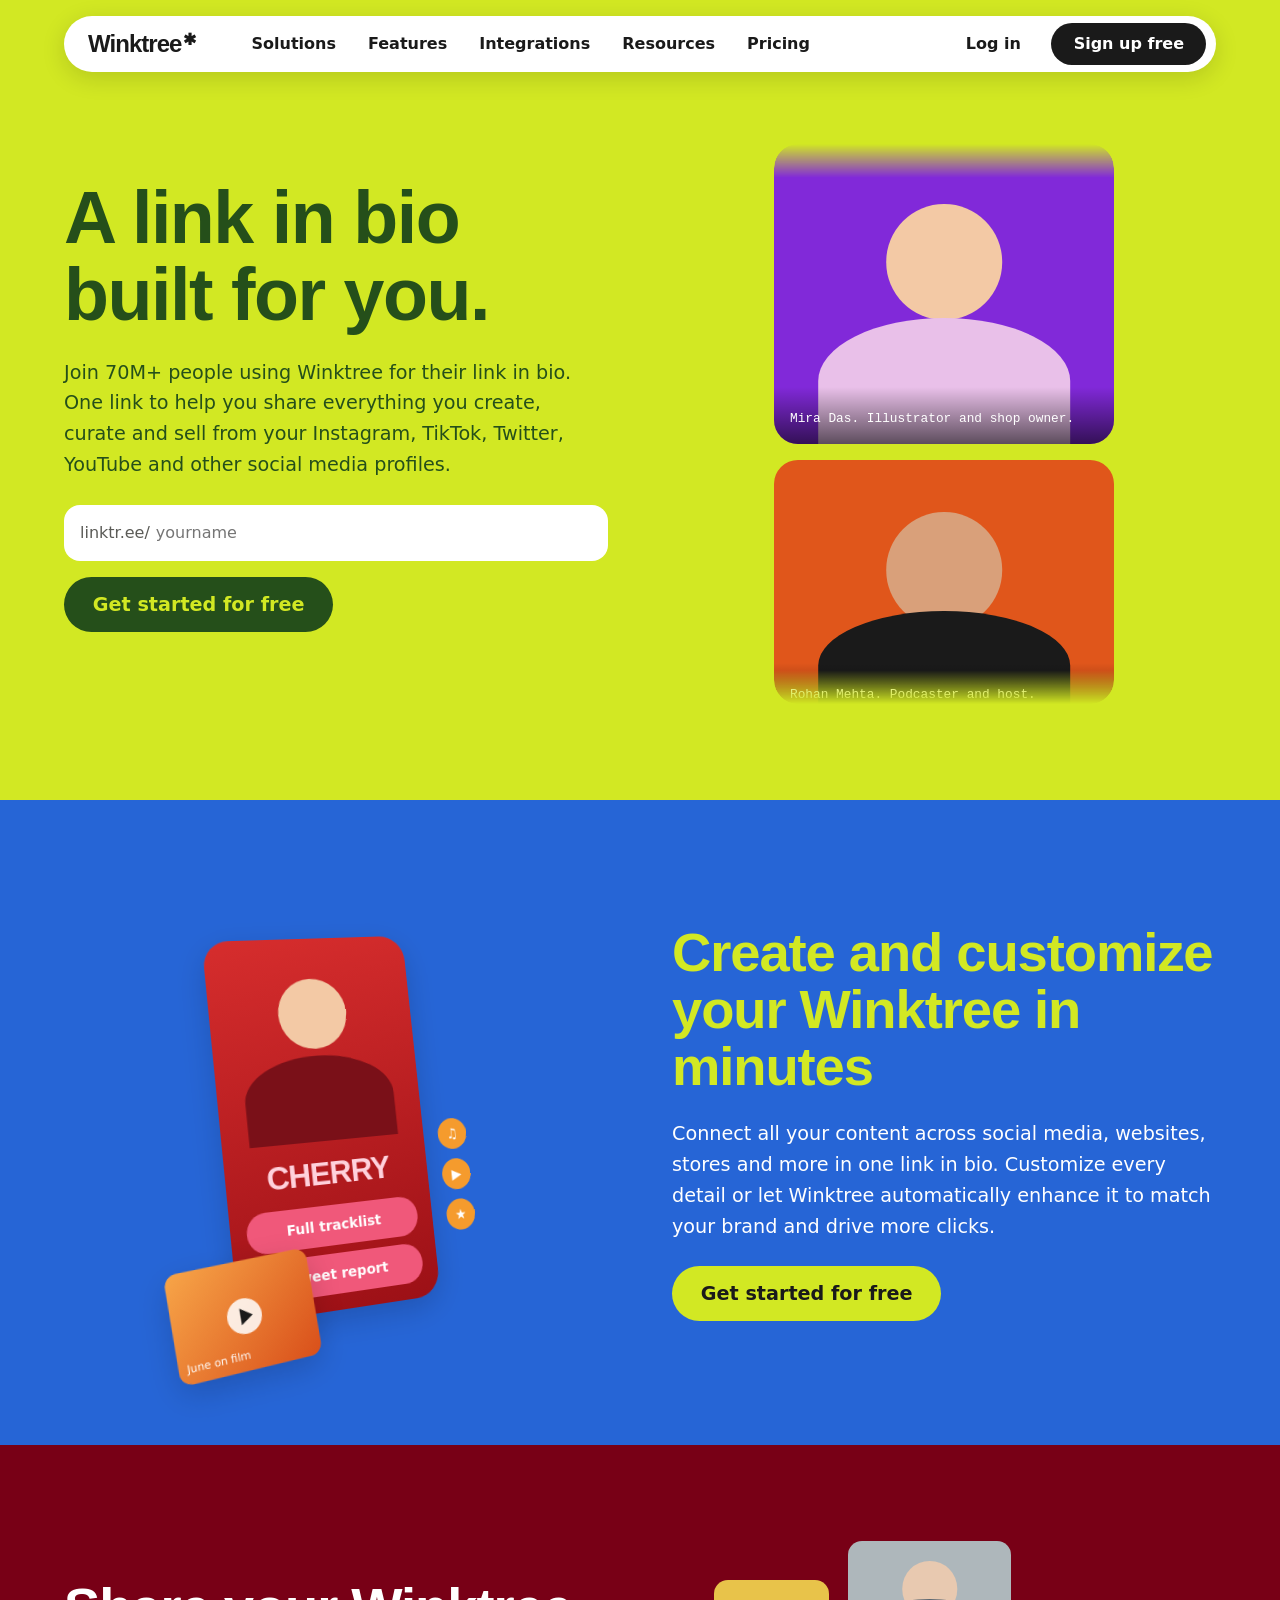
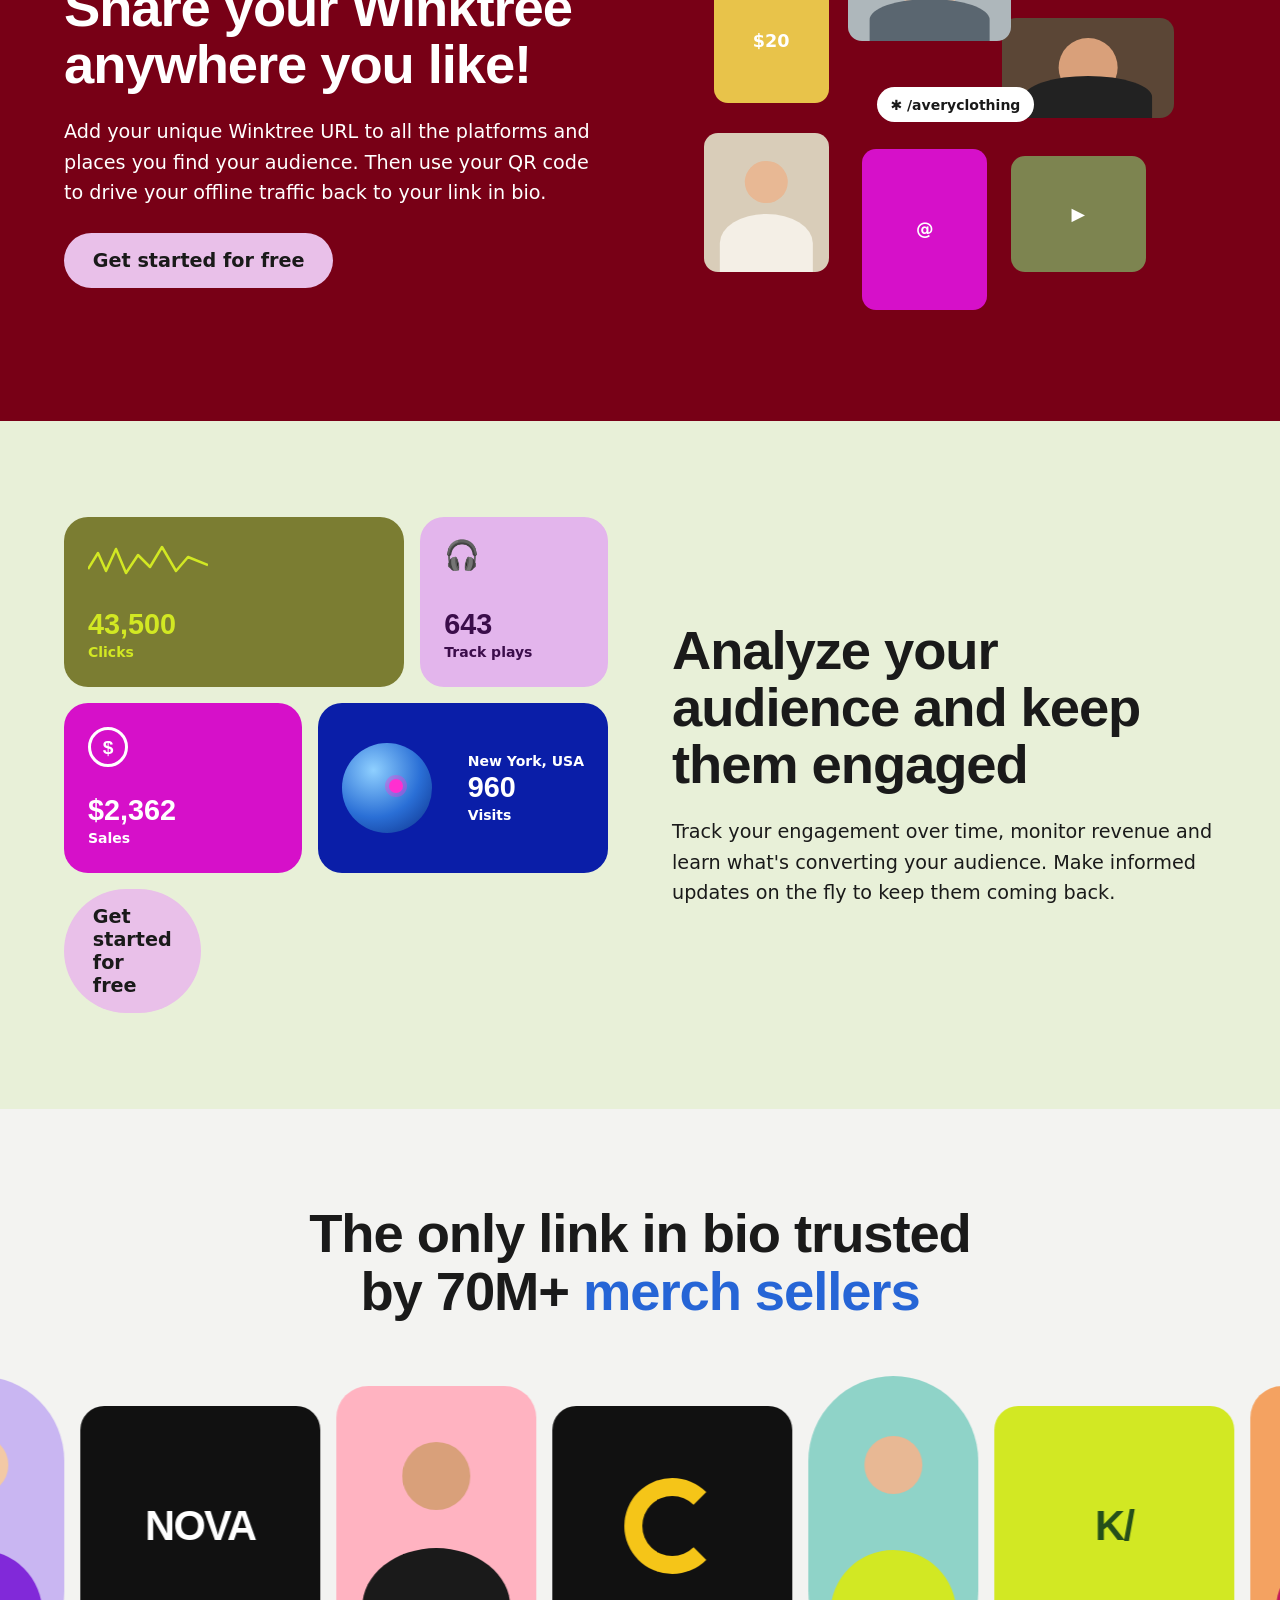
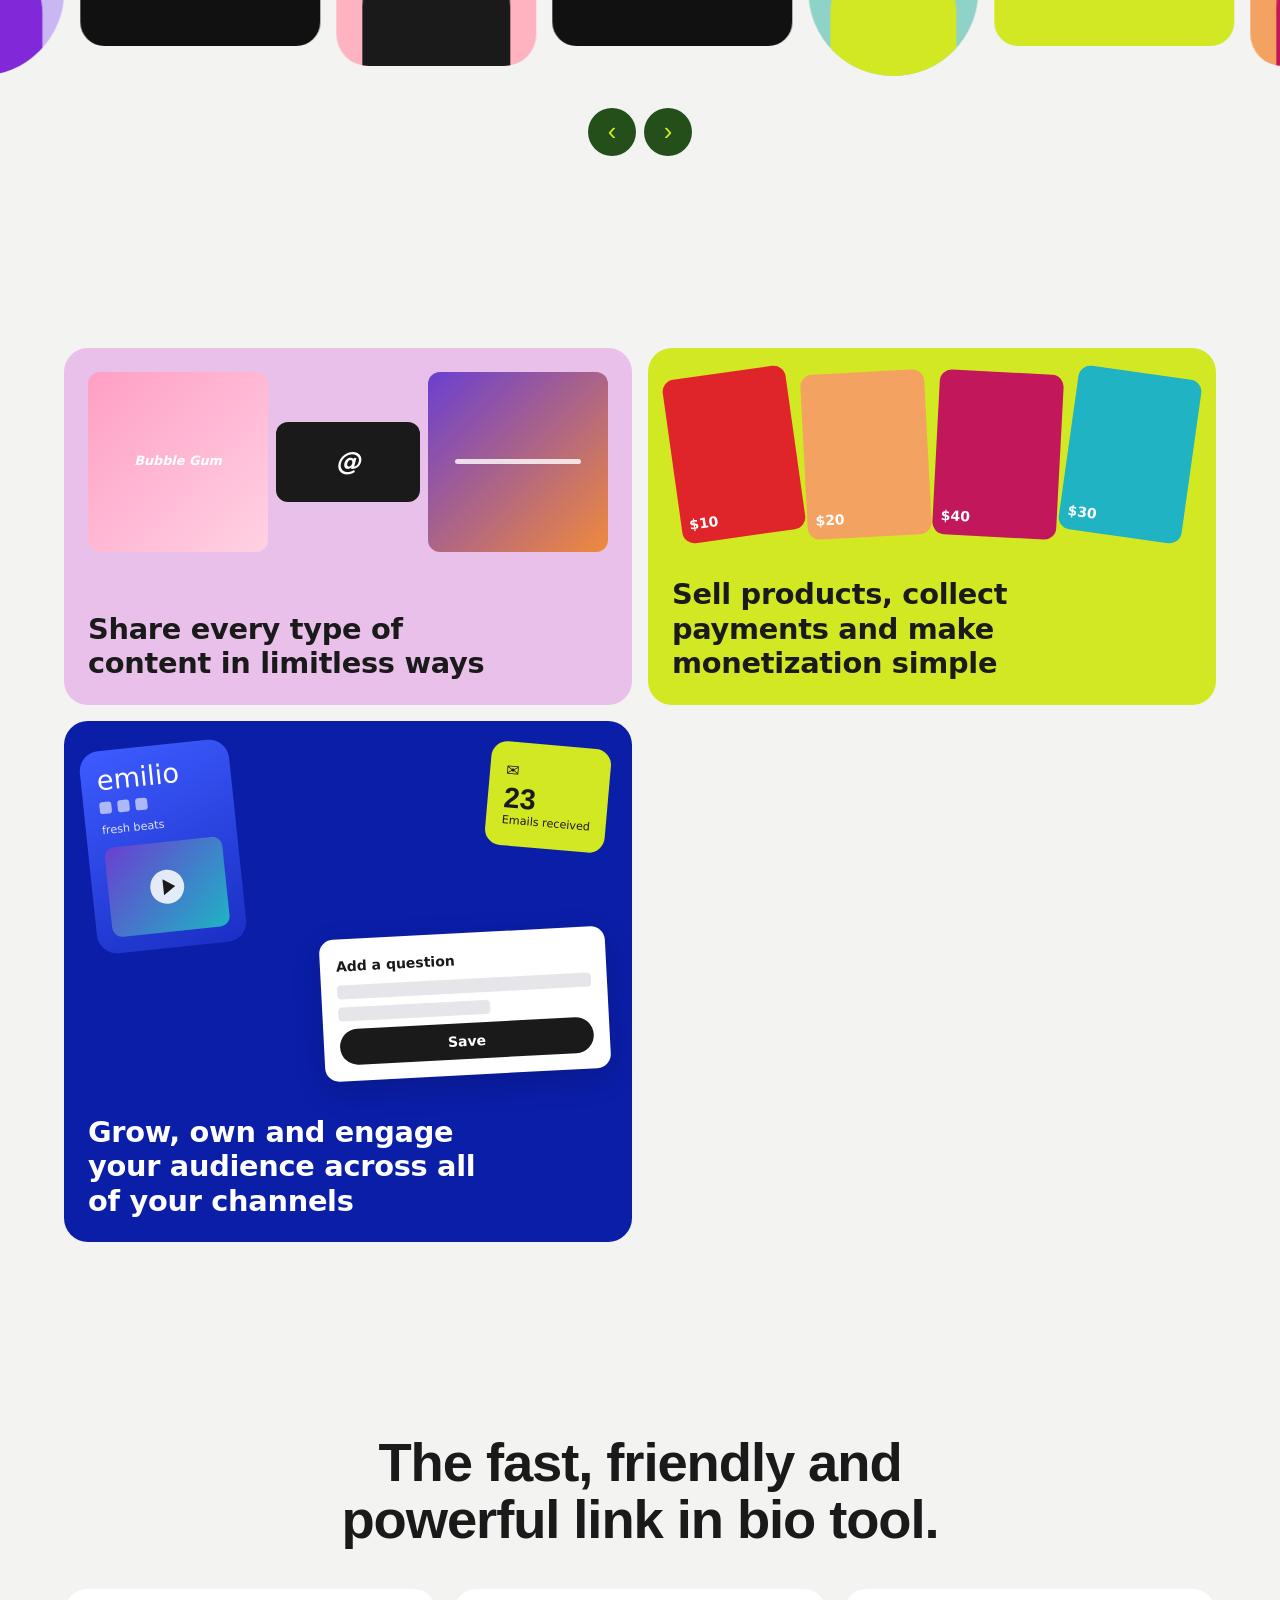
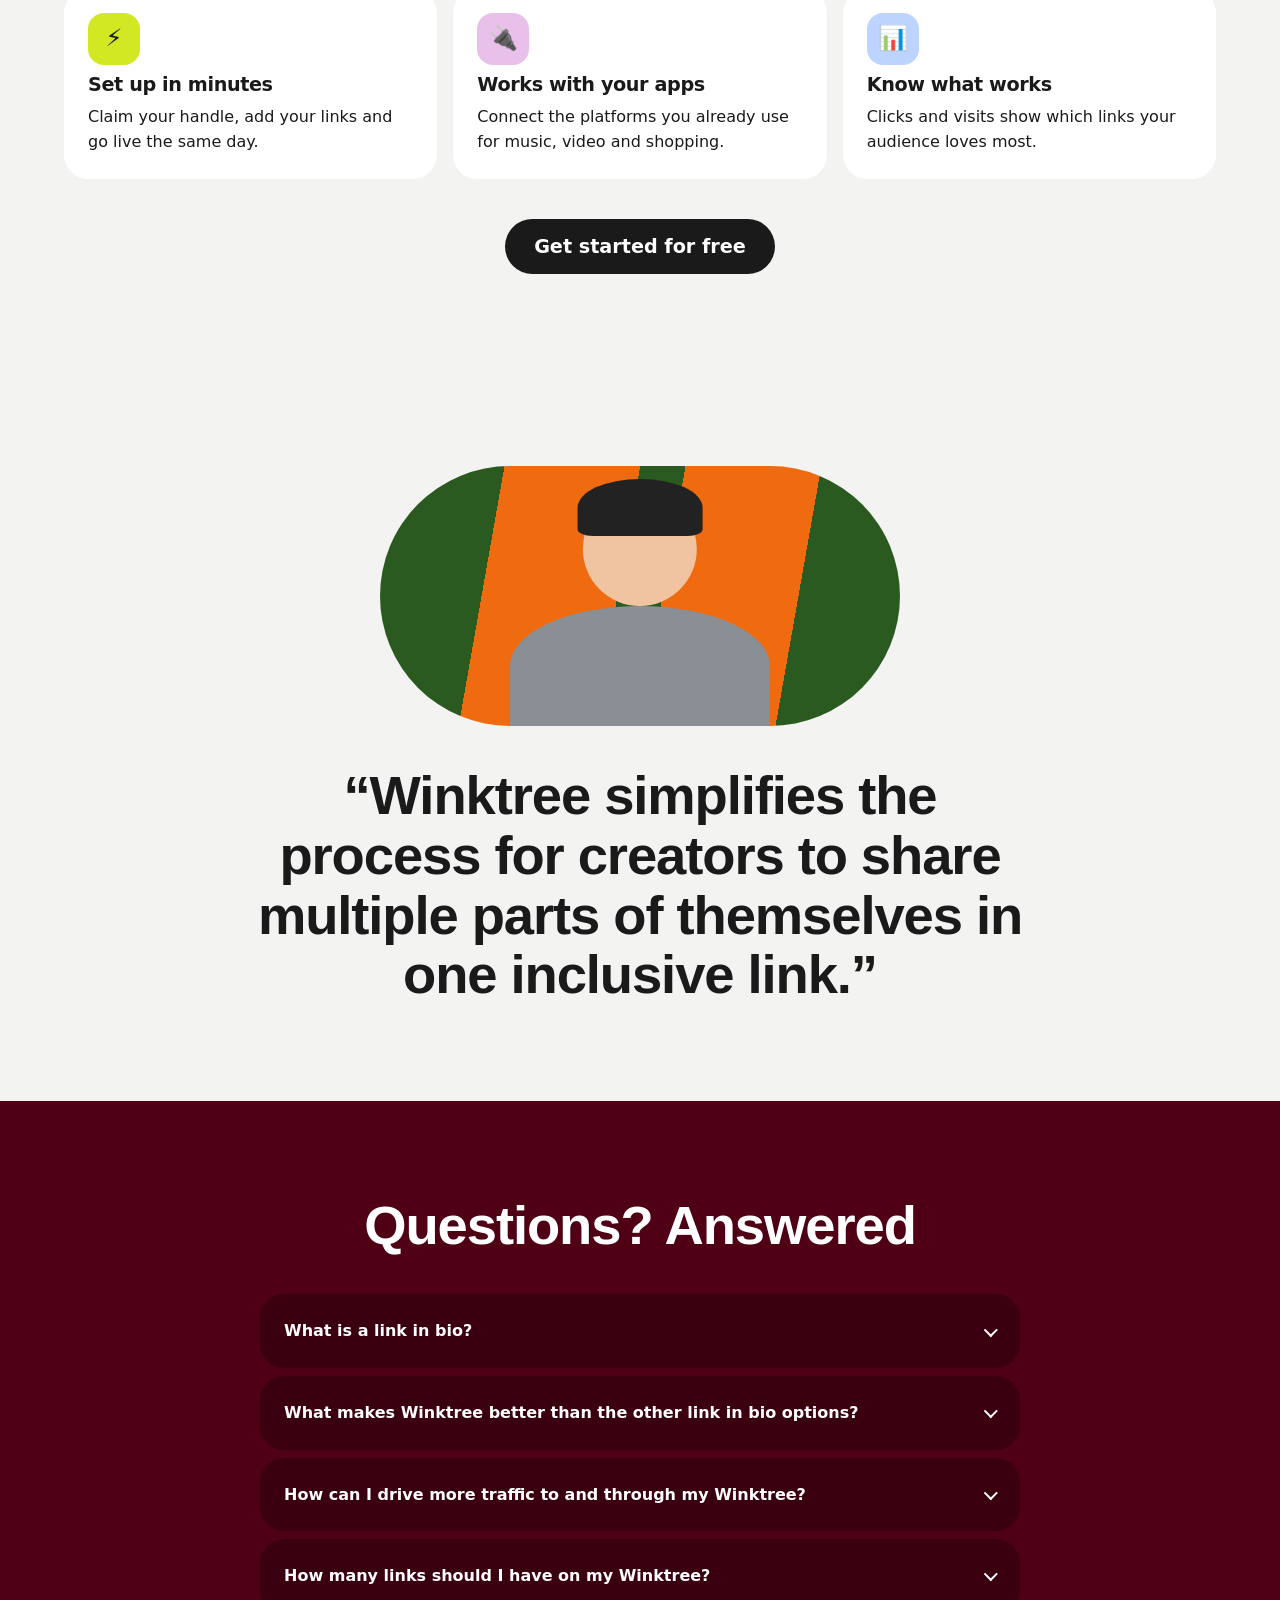
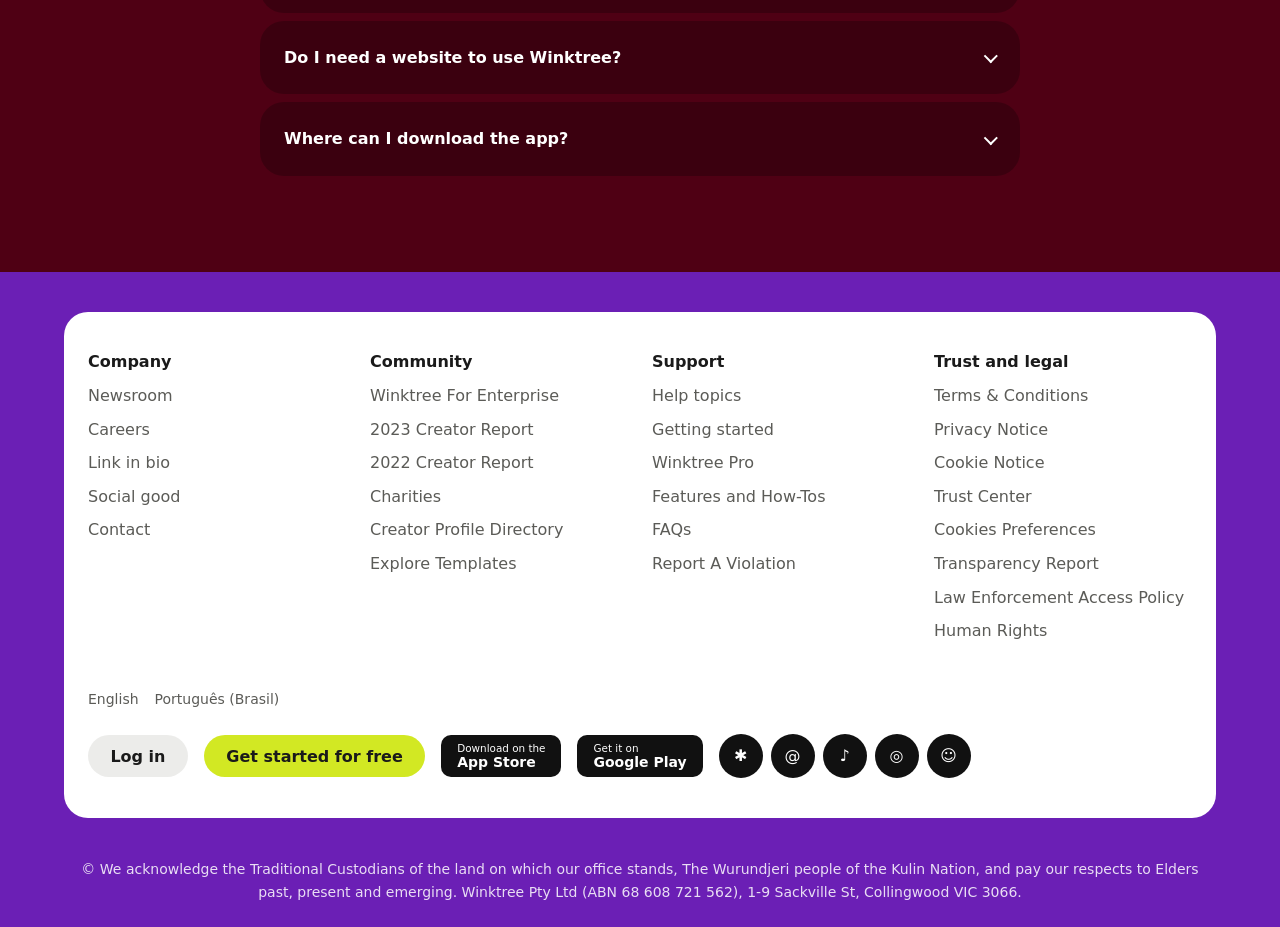
<file: index.html>
<!DOCTYPE html>
<html lang="en">
<head>
<meta charset="UTF-8">
<meta name="viewport" content="width=device-width, initial-scale=1">
<title>Winktree clone | A link in bio built for you</title>
<meta name="description" content="A responsive Winktree-style landing page built with plain HTML, CSS and vanilla JavaScript.">
<link rel="icon" href="./favicon.svg" type="image/svg+xml">
<style>
/* ===== Design tokens: defined once, reused everywhere ===== */
:root {
  --lime: #d2e823; --green: #254f1a; --green-dark: #1a3812;
  --purple: #8129d9; --purple-deep: #6b1fb5; --pink: #e9c0e9;
  --blue: #2665d6; --navy: #0a1ea8; --burgundy: #780016; --wine: #4f0014;
  --cream: #f3f3f1; --mist: #e8f0d8; --ink: #1a1a1a; --white: #fff; --muted: #5b5b57;

  --space-1: .25rem; --space-2: .5rem; --space-3: 1rem; --space-4: 1.5rem;
  --space-5: 2.5rem; --space-6: 4rem; --space-7: 6rem;

  --fs-sm: .875rem; --fs-md: 1rem; --fs-lg: 1.2rem;
  --fs-xl: clamp(1.35rem, 1.1rem + 1vw, 1.8rem);
  --fs-2xl: clamp(2rem, 1.3rem + 3vw, 3.4rem);
  --fs-3xl: clamp(2.5rem, 1.5rem + 4.5vw, 4.6rem);

  --font-display: "Arial Black", "Segoe UI Black", "Helvetica Neue", Arial, sans-serif;
  --font-body: "Segoe UI", system-ui, -apple-system, Helvetica, Arial, sans-serif;
  --font-mono: ui-monospace, Consolas, monospace;

  --radius: 24px; --radius-pill: 999px;
  --shadow: 0 10px 30px rgba(0, 0, 0, .16);
  --t: 200ms ease; /* one short transition duration for the whole page */
}

/* ===== Base ===== */
*, *::before, *::after { box-sizing: border-box; }
html { scroll-behavior: smooth; scroll-padding-top: 6rem; }
body { margin: 0; font: var(--fs-md)/1.6 var(--font-body); color: var(--ink); background: var(--cream); }
img, svg { max-width: 100%; }
a { color: inherit; text-decoration: none; }
ul, ol { margin: 0; padding: 0; list-style: none; }
h1, h2, h3 { margin: 0; font-family: var(--font-display); font-weight: 900; line-height: 1.05; letter-spacing: -.02em; overflow-wrap: break-word; }
p { margin: 0; }
:focus-visible { outline: 3px solid var(--purple); outline-offset: 3px; }
.container { width: 100%; max-width: 1200px; margin-inline: auto; padding-inline: var(--space-3); }
.sr-only, .skip-link:not(:focus) { position: absolute; width: 1px; height: 1px; overflow: hidden; clip-path: inset(50%); white-space: nowrap; }
.skip-link { position: fixed; top: var(--space-2); left: var(--space-2); z-index: 100; background: var(--lime); padding: var(--space-2) var(--space-3); border-radius: var(--radius-pill); }

/* ===== Buttons ===== */
.btn { display: inline-flex; align-items: center; justify-content: center; padding: .7rem 1.4rem; border: 0; border-radius: var(--radius-pill); font: 700 var(--fs-md)/1.2 var(--font-body); cursor: pointer; transition: background-color var(--t), color var(--t), transform var(--t); }
.btn:hover { transform: scale(1.04); }
.btn-lg { padding: 1rem 1.8rem; font-size: var(--fs-lg); }
.btn-dark { background: var(--ink); color: var(--white); } .btn-dark:hover { background: #3a3a3a; }
.btn-quiet { background: transparent; } .btn-quiet:hover { background: var(--cream); }
.btn-lime { background: var(--lime); color: var(--ink); } .btn-lime:hover { background: #e4f65e; }
.btn-pink { background: var(--pink); color: var(--ink); } .btn-pink:hover { background: #f4d6f4; }
.btn-green { background: var(--green); color: var(--lime); } .btn-green:hover { background: var(--green-dark); }
.btn-gray { background: #ececea; } .btn-gray:hover { background: #dcdcd8; }

/* ===== Floating pill navbar (mobile first: collapses behind a hamburger) ===== */
.site-header { position: sticky; top: 0; z-index: 50; height: 0; }
.site-header .container { padding-top: var(--space-3); }
.nav-pill { display: flex; flex-wrap: wrap; align-items: center; justify-content: space-between; padding: .45rem .6rem .45rem 1.1rem; background: var(--white); border-radius: 28px; box-shadow: 0 6px 24px rgba(0, 0, 0, .14); }
.logo { display: inline-flex; align-items: flex-start; gap: 2px; font: 900 1.5rem/1 var(--font-display); letter-spacing: -.04em; }
.logo span { font-size: 1rem; }
.nav-toggle { display: grid; gap: 5px; padding: var(--space-2) var(--space-3); background: none; border: 0; cursor: pointer; }
.nav-toggle span { width: 22px; height: 2px; background: var(--ink); border-radius: 2px; transition: transform var(--t), opacity var(--t); }
.nav-toggle[aria-expanded="true"] span:nth-child(1) { transform: translateY(7px) rotate(45deg); }
.nav-toggle[aria-expanded="true"] span:nth-child(2) { opacity: 0; }
.nav-toggle[aria-expanded="true"] span:nth-child(3) { transform: translateY(-7px) rotate(-45deg); }
.primary-nav { display: none; flex-direction: column; width: 100%; gap: var(--space-3); padding: var(--space-3) .4rem var(--space-2); }
.primary-nav.is-open { display: flex; }
.nav-links { display: flex; flex-direction: column; }
.nav-links a { display: block; padding: var(--space-2) var(--space-3); border-radius: var(--radius-pill); font-weight: 600; transition: background-color var(--t); }
.nav-links a:hover { background: var(--cream); }
.nav-actions { display: flex; gap: var(--space-2); }

/* ===== Bands, split layout, copy ===== */
.band { padding-block: var(--space-6); overflow: clip; }
.band-blue { background: var(--blue); color: var(--white); }
.band-burgundy { background: var(--burgundy); color: var(--white); }
.band-mist { background: var(--mist); }
.band-cream, .trusted { background: var(--cream); }
.band-wine { background: var(--wine); color: var(--white); }
.split { display: grid; gap: var(--space-5); align-items: center; }
.copy { display: flex; flex-direction: column; align-items: flex-start; gap: var(--space-4); }
.copy h2 { font-size: var(--fs-2xl); }
.band-blue h2 { color: var(--lime); }
.lead { font-size: var(--fs-lg); max-width: 36rem; }
.center-head { max-width: 24ch; margin: 0 auto var(--space-5); text-align: center; font-size: var(--fs-2xl); }
.center-cta { margin-top: var(--space-5); text-align: center; }

/* ===== Hero ===== */
.hero { background: var(--lime); color: var(--green); padding-top: 7.5rem; }
.hero h1 { font-size: var(--fs-3xl); }
.claim-form { display: flex; flex-direction: column; gap: var(--space-3); width: 100%; max-width: 34rem; }
.claim-field { display: flex; align-items: center; gap: var(--space-1); padding: .9rem 1rem; background: var(--white); color: var(--muted); border-radius: var(--space-3); }
.claim-field:focus-within { outline: 3px solid var(--green); }
.claim-field input { flex: 1; min-width: 0; border: 0; font: inherit; color: var(--ink); background: transparent; outline: 0; }
.form-status { min-height: 1.5em; font-size: var(--fs-sm); font-weight: 600; }
.hero-visual { display: flex; justify-content: center; }

/* Vertical infinite carousel: the list is duplicated by JS and slides up by exactly half its height */
.vcarousel { width: min(100%, 320px); height: 440px; overflow: hidden; border-radius: var(--radius);
  -webkit-mask-image: linear-gradient(transparent, #000 6%, #000 94%, transparent); mask-image: linear-gradient(transparent, #000 6%, #000 94%, transparent); }
.vtrack { animation: scroll-up 36s linear infinite; will-change: transform; }
.vcarousel:hover .vtrack, .vcarousel:focus-within .vtrack { animation-play-state: paused; }
@keyframes scroll-up { to { transform: translateY(-50%); } }
.vcard { padding-bottom: var(--space-3); } /* padding (not gap) keeps the -50% loop point exact */
.vcard .figure { height: var(--h); margin: 0; display: flex; align-items: flex-end; border-radius: var(--radius); overflow: hidden; background: var(--bg); transition: transform var(--t), box-shadow var(--t); }
.vcard .figure:hover { transform: scale(1.03); box-shadow: var(--shadow); }
.vcard figcaption { position: relative; z-index: 1; width: 100%; padding: var(--space-4) var(--space-3) var(--space-3); color: var(--white); font: .8rem/1.3 var(--font-mono); background: linear-gradient(transparent, rgba(0, 0, 0, .6)); }

/* CSS-only person silhouette used as a placeholder portrait */
.figure { position: relative; }
.figure::before, .figure::after { content: ""; position: absolute; left: 50%; transform: translateX(-50%); }
.figure::before { top: 20%; width: 34%; aspect-ratio: 1; border-radius: 50%; background: var(--skin); }
.figure::after { bottom: 0; width: 74%; height: 42%; border-radius: 50% 50% 0 0; background: var(--cloth); }

/* ===== Blue band: tilted phone ===== */
.phone-scene { display: flex; justify-content: center; padding: var(--space-5) var(--space-6) var(--space-5) var(--space-5); }
.tilt { position: relative; transform: perspective(900px) rotateY(16deg) rotateX(4deg) rotate(-5deg); animation: bob 6s ease-in-out infinite; }
@keyframes bob { 50% { transform: perspective(900px) rotateY(16deg) rotateX(4deg) rotate(-5deg) translateY(-14px); } }
.phone-red { position: relative; width: 210px; aspect-ratio: 9 / 16; display: flex; flex-direction: column; align-items: center; justify-content: flex-end; gap: var(--space-2); padding: var(--space-3); border-radius: 26px; background: linear-gradient(170deg, #d62d2d, #9c1016); box-shadow: var(--shadow); }
.phone-red .figure { position: absolute; inset: 0 0 45%; }
.phone-title { position: relative; font: 900 2rem/1 var(--font-display); color: #ffd1dc; letter-spacing: -.03em; margin-bottom: var(--space-2); }
.pink-link { width: 100%; padding: .55rem; text-align: center; font-size: var(--fs-sm); font-weight: 700; color: var(--white); background: #f0587a; border-radius: var(--radius-pill); }
.video-card { position: absolute; left: -64px; bottom: -44px; width: 140px; aspect-ratio: 4 / 3; display: grid; place-items: center; border-radius: 12px; background: linear-gradient(135deg, #f7a548, #d94f1a); box-shadow: var(--shadow); transform: rotate(-4deg); }
.video-card small { position: absolute; left: 8px; bottom: 6px; color: var(--white); font-size: .65rem; }
.play { width: 34px; height: 34px; border-radius: 50%; background: rgba(255, 255, 255, .85); position: relative; }
.play::after { content: ""; position: absolute; left: 13px; top: 9px; border: 8px solid transparent; border-left: 12px solid var(--ink); }
.bubbles { position: absolute; right: -48px; top: 52%; display: flex; flex-direction: column; gap: 10px; }
.bubbles li { display: grid; place-items: center; width: 32px; height: 32px; border-radius: 50%; background: #f59b2d; color: var(--white); font-size: .9rem; }

/* ===== Burgundy band: scatter/stack collage ===== */
.stage { position: relative; width: min(100%, 480px); aspect-ratio: 5 / 4; margin-inline: auto; }
.cc { position: absolute; z-index: var(--z); left: var(--l1); top: var(--t1); width: var(--w1); height: var(--h1); background: var(--b1); border-radius: 14px; overflow: hidden;
  transition: left 800ms cubic-bezier(.5, 0, .2, 1), top 800ms cubic-bezier(.5, 0, .2, 1), width 800ms cubic-bezier(.5, 0, .2, 1), height 800ms cubic-bezier(.5, 0, .2, 1), background-color 800ms ease; }
.is-stacked .cc { left: var(--l2); top: var(--t2); width: 40%; height: 36%; background: var(--b2); }
.cc-art { position: absolute; inset: 0; display: grid; place-items: center; color: var(--white); font-size: 1.1rem; transition: opacity 400ms ease; }
.cc-art .figure { position: absolute; inset: 0; }
.is-stacked .cc-art { opacity: 0; }
.cc-ui { position: absolute; inset: 0; padding: 10%; opacity: 0; transition: opacity 500ms ease; }
.is-stacked .cc-ui { opacity: 1; }
.cc-ui i { display: block; width: 28%; aspect-ratio: 1; margin-bottom: 8%; border-radius: 50%; background: radial-gradient(circle at 35% 35%, #fff, #bbb); border: 3px solid var(--lime); }
.cc-ui b { display: block; height: 6px; width: 60%; margin-top: 6px; border-radius: 3px; background: rgba(255, 255, 255, .55); }
.cc-ui b + b { width: 40%; }
.cc-ui em { position: absolute; top: 10%; right: 10%; font-style: normal; font-size: 1.1rem; color: var(--white); }
.handle-pill { padding: .4rem .85rem; background: var(--white); color: var(--ink); border-radius: var(--radius-pill); font-weight: 600; font-size: var(--fs-sm); white-space: nowrap; }
.stage-pill { position: absolute; z-index: 9; left: 36%; top: 38%; transition: left 800ms cubic-bezier(.5, 0, .2, 1), top 800ms cubic-bezier(.5, 0, .2, 1); }
.is-stacked .stage-pill { left: 2%; top: 80%; }

/* ===== Mist band: stats ===== */
.stats { display: grid; grid-template-columns: repeat(2, 1fr); gap: var(--space-3); }
.stat { display: flex; flex-direction: column; justify-content: space-between; gap: var(--space-4); min-height: 170px; padding: var(--space-4); border-radius: var(--radius); background: var(--bg); color: var(--fg); transition: transform var(--t), box-shadow var(--t); }
.stat:hover { transform: translateY(-4px); box-shadow: var(--shadow); }
.stat-wide { grid-column: span 2; }
.stat p { display: flex; flex-direction: column; }
.stat strong { font: 900 var(--fs-xl)/1.1 var(--font-display); }
.stat span:not([class]), .stat small { font-size: var(--fs-sm); font-weight: 600; }
.stat-icon { font-size: 1.8rem; line-height: 1; }
.coin { display: grid; place-items: center; width: 40px; height: 40px; border: 3px solid currentColor; border-radius: 50%; font: 900 1.2rem/1 var(--font-display); }
.stat-visits { flex-direction: row; align-items: center; }
.globe { flex: none; width: 90px; aspect-ratio: 1; border-radius: 50%; background: radial-gradient(circle at 35% 30%, #8fd0ff, #2a6fd6 55%, #0b2d86); position: relative; }
.globe::after { content: ""; position: absolute; left: 52%; top: 40%; width: 14px; height: 14px; border-radius: 50%; background: #ff2fd0; box-shadow: 0 0 0 4px rgba(255, 47, 208, .35); }

/* ===== Trusted band: infinite horizontal carousel ===== */
.rotator { display: inline-block; color: var(--blue); transition: opacity var(--t), transform var(--t); }
.rotator.is-swapping { opacity: 0; transform: translateY(.3em); }
.marquee-viewport { overflow: hidden; }
.marquee-track { display: flex; align-items: center; gap: var(--space-3); width: max-content; padding-block: var(--space-3); will-change: transform; }
.tile { position: relative; flex: none; background: var(--bg); border-radius: var(--radius); overflow: hidden; transition: transform var(--t), box-shadow var(--t); }
.tile > a { position: relative; display: grid; place-items: center; width: 100%; height: 100%; }
.tile-sq { width: 240px; height: 240px; }
.tile-pill { width: 170px; height: 300px; border-radius: var(--radius-pill); }
.tile-tall { width: 200px; height: 280px; border-radius: 32px; }
.tile:hover, .tile:focus-within { transform: scale(1.04); box-shadow: var(--shadow); }
.tile .figure { position: absolute; inset: 0; }
.glyph { font: 900 2.6rem/1 var(--font-display); letter-spacing: -.04em; color: var(--fg); }
.ring { width: 96px; height: 96px; border: 18px solid var(--fg); border-right-color: transparent; border-radius: 50%; }
.tile-hover { position: absolute; inset: 0; display: grid; place-items: center; background: var(--hv); opacity: 0; transition: opacity var(--t); }
.tile:hover .tile-hover, .tile:focus-within .tile-hover { opacity: 1; }
.carousel-controls { display: flex; gap: var(--space-2); justify-content: center; margin-top: var(--space-3); }
.icon-btn { width: 48px; height: 48px; border: 0; border-radius: 50%; background: var(--green); color: var(--lime); font-size: 1.6rem; line-height: 1; cursor: pointer; transition: background-color var(--t), transform var(--t); }
.icon-btn:hover { background: var(--purple); transform: scale(1.08); }

/* ===== Bento grid ===== */
.bento { display: grid; gap: var(--space-3); }
.bento-card { display: flex; flex-direction: column; justify-content: space-between; gap: var(--space-5); min-height: 280px; padding: var(--space-4); border-radius: var(--radius); background: var(--bg); overflow: hidden; transition: transform var(--t), box-shadow var(--t); }
.bento-card:hover { transform: translateY(-4px); box-shadow: var(--shadow); }
.bento-card h3 { max-width: 20ch; font: 800 var(--fs-xl)/1.2 var(--font-body); letter-spacing: -.01em; }
.mini-row { display: flex; gap: var(--space-2); align-items: center; }
.mini { display: grid; place-items: center; flex: 1; aspect-ratio: 1; border-radius: 12px; background: var(--bg); color: var(--white); font: italic 700 .8rem/1 var(--font-body); }
.mini-dark { background: #1a1a1a; font-size: 1.6rem; flex: .8; aspect-ratio: auto; height: 80px; }
.bar { width: 70%; height: 5px; border-radius: 3px; background: rgba(255, 255, 255, .8); }
.products { display: flex; gap: var(--space-2); }
.products li { display: grid; place-items: end start; flex: 1; aspect-ratio: 3 / 4; padding: var(--space-2); border-radius: 12px; background: var(--bg); color: var(--white); font-weight: 800; font-size: var(--fs-sm); transform: rotate(var(--r)); }
.emilio { position: relative; min-height: 330px; }
.phone-blue { display: flex; flex-direction: column; gap: var(--space-2); width: 150px; padding: var(--space-3); border-radius: 20px; background: linear-gradient(160deg, #3d5bff, #1a2fc4); transform: rotate(-6deg); }
.phone-name { font: 300 1.7rem/1 var(--font-body); }
.dots { display: flex; gap: 6px; } .dots i { width: 12px; height: 12px; border-radius: 3px; background: rgba(255, 255, 255, .6); }
.tag { font-size: .7rem; opacity: .85; }
.deck { display: grid; place-items: center; height: 90px; border-radius: 10px; background: linear-gradient(135deg, #6a3fd1, #1fb3c4); }
.widget-mail { position: absolute; right: 0; top: 0; display: flex; flex-direction: column; padding: var(--space-3); border-radius: 16px; background: var(--lime); color: var(--ink); transform: rotate(5deg); }
.widget-mail strong { font: 900 1.8rem/1 var(--font-display); } .widget-mail small { font-size: .7rem; }
.form-card { position: absolute; right: 0; bottom: 0; display: flex; flex-direction: column; gap: var(--space-2); width: 55%; padding: var(--space-3); border-radius: 14px; background: var(--white); color: var(--ink); font-size: var(--fs-sm); transform: rotate(-3deg); box-shadow: var(--shadow); }
.field { height: 14px; border-radius: 4px; background: #e6e6ea; } .field.short { width: 60%; }
.save { padding: .4rem; text-align: center; border-radius: var(--radius-pill); background: var(--ink); color: var(--white); font-weight: 700; }

/* ===== Tool section, testimonial ===== */
.tool-grid { display: grid; gap: var(--space-3); }
.tool-card { display: flex; flex-direction: column; gap: var(--space-2); padding: var(--space-4); border-radius: var(--radius); background: var(--white); transition: transform var(--t), box-shadow var(--t); }
.tool-card:hover { transform: translateY(-4px); box-shadow: var(--shadow); }
.tool-card h3 { font: 800 var(--fs-lg)/1.2 var(--font-body); }
.icon { display: grid; place-items: center; width: 52px; height: 52px; border-radius: 16px; background: var(--bg); font-size: 1.5rem; }
.oval { position: relative; width: min(100%, 520px); aspect-ratio: 2 / 1; margin: 0 auto var(--space-5); overflow: hidden; border-radius: var(--radius-pill);
  background: linear-gradient(100deg, #2a5a1f 0 22%, #f06a0f 22% 46%, #2a5a1f 46% 54%, #f06a0f 54% 78%, #2a5a1f 78%); }
.oval .figure { position: absolute; inset: 0; }
.oval .figure::before { top: 10%; width: 22%; } .oval .figure::after { width: 50%; height: 46%; }
.beanie { position: absolute; z-index: 1; left: 50%; top: 5%; width: 24%; height: 22%; transform: translateX(-50%); border-radius: 50% 50% 12% 12%; background: #222; }
blockquote { margin: 0 auto; max-width: 22ch; text-align: center; font: 900 var(--fs-2xl)/1.1 var(--font-display); letter-spacing: -.02em; }
.quote-band blockquote { max-width: 26ch; }

/* ===== FAQ ===== */
.faq { display: grid; gap: var(--space-2); max-width: 760px; margin-inline: auto; }
.faq details { padding-inline: var(--space-4); border-radius: var(--radius); background: rgba(0, 0, 0, .25); transition: background-color var(--t); }
.faq details:hover, .faq details[open] { background: rgba(0, 0, 0, .38); }
.faq summary { display: flex; justify-content: space-between; gap: var(--space-3); padding-block: var(--space-4); font-weight: 700; cursor: pointer; list-style: none; }
.faq summary::-webkit-details-marker { display: none; }
.faq summary::after { content: ""; flex: none; width: .6rem; height: .6rem; margin-top: .4rem; border-right: 2px solid currentColor; border-bottom: 2px solid currentColor; transform: rotate(45deg); transition: transform var(--t); }
.faq details[open] summary::after { transform: rotate(-135deg); }
.faq details p { padding-bottom: var(--space-4); opacity: .9; animation: fade-in 300ms ease; }
@keyframes fade-in { from { opacity: 0; transform: translateY(-6px); } }

/* ===== Footer ===== */
.site-footer { padding-block: var(--space-5) var(--space-4); background: var(--purple-deep); color: var(--white); }
.footer-card { padding: var(--space-5) var(--space-4); border-radius: var(--radius); background: var(--white); color: var(--ink); }
.footer-cols { display: grid; grid-template-columns: repeat(2, 1fr); gap: var(--space-4); }
.footer-cols h2 { margin-bottom: var(--space-2); font: 700 var(--fs-md)/1.2 var(--font-body); letter-spacing: 0; }
.footer-cols li { padding-block: var(--space-1); }
.footer-cols a, .lang a { color: var(--muted); transition: color var(--t); }
.footer-cols a:hover, .lang a:hover { color: var(--purple); }
.lang { display: flex; gap: var(--space-3); margin-top: var(--space-5); font-size: var(--fs-sm); }
.footer-bar { display: flex; flex-wrap: wrap; align-items: center; gap: var(--space-3); margin-top: var(--space-4); }
.badge { display: flex; flex-direction: column; padding: .4rem 1rem; border-radius: 10px; background: #111; color: var(--white); line-height: 1.2; transition: background-color var(--t), transform var(--t); }
.badge:hover { background: #333; transform: scale(1.04); }
.badge small { font-size: .65rem; } .badge strong { font-size: var(--fs-sm); }
.social { display: flex; gap: var(--space-2); }
.social a { display: grid; place-items: center; width: 44px; height: 44px; border-radius: 50%; background: #111; color: var(--white); transition: background-color var(--t), transform var(--t); }
.social a:hover { background: var(--purple); transform: scale(1.08); }
.fine-print { margin-top: var(--space-5); font-size: var(--fs-sm); text-align: center; opacity: .85; }

/* ===== Scroll reveal (only hides content when JS is running) ===== */
.js [data-reveal] { opacity: 0; transform: translateY(24px); transition: opacity 500ms ease, transform 500ms ease; }
.js [data-reveal].is-visible { opacity: 1; transform: none; }

/* ===== Tablet ===== */
@media (min-width: 640px) {
  .container { padding-inline: var(--space-4); }
  .claim-form { flex-direction: row; flex-wrap: wrap; }
  .claim-field { flex: 1; }
  .form-status { flex-basis: 100%; }
  .stats { grid-template-columns: repeat(5, 1fr); }
  .stat-wide { grid-column: span 3; } .stat-narrow { grid-column: span 2; }
  .vcarousel { height: 480px; }
}
@media (min-width: 768px) {
  .bento { grid-template-columns: 1fr 1fr; }
  .bento-tall { grid-row: span 2; }
  .tool-grid { grid-template-columns: repeat(3, 1fr); }
  .footer-cols { grid-template-columns: repeat(4, 1fr); }
}

/* ===== Desktop ===== */
@media (min-width: 1024px) {
  .band { padding-block: var(--space-7); }
  .hero { padding-top: 9rem; }
  .nav-pill { border-radius: var(--radius-pill); padding-left: 1.5rem; }
  .nav-toggle { display: none; }
  .primary-nav { display: flex; flex: 1; flex-direction: row; align-items: center; justify-content: space-between; width: auto; padding: 0 0 0 var(--space-5); }
  .nav-links { flex-direction: row; }
  .split { grid-template-columns: 1fr 1fr; gap: var(--space-6); }
  .split-visual-first .visual { order: -1; }
  .vcarousel { width: 340px; height: 560px; }
}

/* ===== Reduced motion: no looping, no reveals, near-instant transitions ===== */
@media (prefers-reduced-motion: reduce) {
  html { scroll-behavior: auto; }
  .vtrack, .tilt { animation: none; }
  .js [data-reveal] { opacity: 1; transform: none; transition: none; }
  *, *::before, *::after { transition-duration: 1ms !important; }
}
</style>
<!-- Marks JS as available so reveal animations only hide content when they can also show it -->
<script>document.documentElement.classList.add('js')</script>
</head>
<body>
<a class="skip-link" href="#main">Skip to content</a>

<header class="site-header">
  <div class="container">
    <div class="nav-pill">
      <a class="logo" href="#top" aria-label="Winktree clone home">Winktree<span aria-hidden="true">&#10033;</span></a>
      <button class="nav-toggle" type="button" aria-expanded="false" aria-controls="primary-nav" aria-label="Open menu"><span></span><span></span><span></span></button>
      <nav id="primary-nav" class="primary-nav" aria-label="Primary">
        <ul class="nav-links">
          <li><a href="#create">Solutions</a></li><li><a href="#features">Features</a></li><li><a href="#share">Integrations</a></li><li><a href="#faq">Resources</a></li><li><a href="#tool">Pricing</a></li>
        </ul>
        <div class="nav-actions"><a class="btn btn-quiet" href="https://linktr.ee/login" target="_blank" rel="noopener noreferrer">Log in</a><a class="btn btn-dark" href="#get-started">Sign up free</a></div>
      </nav>
    </div>
  </div>
</header>

<main id="main">
  <!-- HERO: lime band with a vertical infinite carousel -->
  <section class="band hero" id="top" aria-labelledby="hero-title">
    <div class="container split">
      <div class="copy">
        <h1 id="hero-title">A link in bio built for you.</h1>
        <p class="lead">Join 70M+ people using Winktree for their link in bio. One link to help you share everything you create, curate and sell from your Instagram, TikTok, Twitter, YouTube and other social media profiles.</p>
        <form class="claim-form" id="get-started" novalidate>
          <label class="sr-only" for="handle">Choose your handle</label>
          <div class="claim-field"><span aria-hidden="true">linktr.ee/</span><input id="handle" name="handle" type="text" placeholder="yourname" autocomplete="off" required></div>
          <button class="btn btn-green btn-lg" type="submit">Get started for free</button>
          <p class="form-status" role="status" aria-live="polite"></p>
        </form>
      </div>
      <div class="visual hero-visual">
        <div class="vcarousel" role="group" aria-label="Featured creators"><ul class="vtrack">
<li class="vcard"><figure class="figure" style="--bg:#8129d9;--skin:#f3c9a5;--cloth:#e9c0e9;--h:300px"><figcaption>Mira Das. Illustrator and shop owner.</figcaption></figure></li>
<li class="vcard"><figure class="figure" style="--bg:#e0561b;--skin:#d9a07a;--cloth:#1a1a1a;--h:260px"><figcaption>Rohan Mehta. Podcaster and host.</figcaption></figure></li>
<li class="vcard"><figure class="figure" style="--bg:#1f6fd1;--skin:#e8b894;--cloth:#d2e823;--h:320px"><figcaption>Sana Iqbal. Chef and cookbook author.</figcaption></figure></li>
<li class="vcard"><figure class="figure" style="--bg:#c2185b;--skin:#c68b64;--cloth:#254f1a;--h:280px"><figcaption>Kabir Nair. Student developer.</figcaption></figure></li>
<li class="vcard"><figure class="figure" style="--bg:#00796b;--skin:#f1c7a0;--cloth:#ffc2d9;--h:300px"><figcaption>Ananya Rao. Dance coach.</figcaption></figure></li>
<li class="vcard"><figure class="figure" style="--bg:#254f1a;--skin:#b97d58;--cloth:#d2e823;--h:270px"><figcaption>Vikram Joshi. Musician and producer.</figcaption></figure></li>
        </ul></div>
      </div>
    </div>
  </section>

  <!-- CREATE: blue band with a tilted phone -->
  <section class="band band-blue" id="create" aria-labelledby="create-title">
    <div class="container split split-visual-first">
      <div class="copy" data-reveal>
        <h2 id="create-title">Create and customize your Winktree in minutes</h2>
        <p class="lead">Connect all your content across social media, websites, stores and more in one link in bio. Customize every detail or let Winktree automatically enhance it to match your brand and drive more clicks.</p>
        <a class="btn btn-lime btn-lg" href="#get-started">Get started for free</a>
      </div>
      <div class="visual phone-scene" aria-hidden="true">
        <div class="tilt">
          <div class="phone-red">
            <span class="figure" style="--skin:#f3c9a5;--cloth:#7a1018"></span>
            <p class="phone-title">CHERRY</p>
            <span class="pink-link">Full tracklist</span><span class="pink-link">Sweet report</span>
          </div>
          <div class="video-card"><span class="play"></span><small>June on film</small></div>
          <ul class="bubbles"><li>&#9835;</li><li>&#9654;</li><li>&#9733;</li></ul>
        </div>
      </div>
    </div>
  </section>

  <!-- SHARE: burgundy band; tiles scatter, then fan into a stack, on a loop -->
  <section class="band band-burgundy" id="share" aria-labelledby="share-title">
    <div class="container split">
      <div class="copy" data-reveal>
        <h2 id="share-title">Share your Winktree anywhere you like!</h2>
        <p class="lead">Add your unique Winktree URL to all the platforms and places you find your audience. Then use your QR code to drive your offline traffic back to your link in bio.</p>
        <a class="btn btn-pink btn-lg" href="#get-started">Get started for free</a>
      </div>
      <div class="visual" aria-hidden="true">
        <div class="stage" data-collage>
<div class="cc" style="--l1:2%;--t1:10%;--w1:24%;--h1:32%;--b1:#e8c34a;--l2:14%;--t2:52%;--b2:#2665d6;--z:6"><span class="cc-art"><b>$20</b></span><span class="cc-ui"><i></i><b></b><b></b><em>f</em></span></div>
<div class="cc" style="--l1:30%;--t1:0%;--w1:34%;--h1:26%;--b1:#aeb7bb;--l2:21%;--t2:43%;--b2:#e0252a;--z:5"><span class="cc-art"><span class="figure" style="--skin:#e8c9b0;--cloth:#5a6670"></span></span><span class="cc-ui"><i></i><b></b><b></b><em>&#9654;</em></span></div>
<div class="cc" style="--l1:62%;--t1:20%;--w1:36%;--h1:26%;--b1:#5b4636;--l2:28%;--t2:34%;--b2:#6f7475;--z:4"><span class="cc-art"><span class="figure" style="--skin:#d9a07a;--cloth:#222"></span></span><span class="cc-ui"><i></i><b></b><b></b><em>&#9638;</em></span></div>
<div class="cc" style="--l1:0%;--t1:50%;--w1:26%;--h1:36%;--b1:#d9cdb9;--l2:35%;--t2:25%;--b2:#ff1f7d;--z:3"><span class="cc-art"><span class="figure" style="--skin:#e8b894;--cloth:#f4efe6"></span></span><span class="cc-ui"><i></i><b></b><b></b><em>&#9834;</em></span></div>
<div class="cc" style="--l1:33%;--t1:54%;--w1:26%;--h1:42%;--b1:#d610c9;--l2:42%;--t2:16%;--b2:#c015b8;--z:2"><span class="cc-art"><b>@</b></span><span class="cc-ui"><i></i><b></b><b></b><em>&#9678;</em></span></div>
<div class="cc" style="--l1:64%;--t1:56%;--w1:28%;--h1:30%;--b1:#7d8450;--l2:49%;--t2:7%;--b2:#d9c3cf;--z:1"><span class="cc-art"><b>&#9654;</b></span><span class="cc-ui"><i></i><b></b><b></b><em>&#9636;</em></span></div>
          <span class="handle-pill stage-pill">&#10033; /averyclothing</span>
        </div>
      </div>
    </div>
  </section>

  <!-- ANALYZE: pale green band with stat tiles that count up -->
  <section class="band band-mist" id="analyze" aria-labelledby="analyze-title">
    <div class="container split split-visual-first">
      <div class="copy" data-reveal>
        <h2 id="analyze-title">Analyze your audience and keep them engaged</h2>
        <p class="lead">Track your engagement over time, monitor revenue and learn what's converting your audience. Make informed updates on the fly to keep them coming back.</p>
        
      </div>
      <div class="visual stats" data-reveal>
        <article class="stat stat-wide" style="--bg:#7b7d32;--fg:#d2e823">
          <svg viewBox="0 0 120 40" width="120" height="40" aria-hidden="true"><polyline points="0,28 10,12 18,30 28,8 38,32 50,14 62,26 74,6 88,30 100,16 120,24" fill="none" stroke="currentColor" stroke-width="2.5" stroke-linejoin="round"/></svg>
          <p><strong data-count="43500">43,500</strong><span>Clicks</span></p>
        </article>
        <article class="stat stat-narrow" style="--bg:#e3b5ec;--fg:#3b0d4a"><span class="stat-icon" aria-hidden="true">&#127911;</span><p><strong data-count="643">643</strong><span>Track plays</span></p></article>
        <article class="stat stat-narrow" style="--bg:#d610c9;--fg:#fff"><span class="stat-icon coin" aria-hidden="true">$</span><p><strong data-count="2362" data-prefix="$">$2,362</strong><span>Sales</span></p></article>
        <article class="stat stat-wide stat-visits" style="--bg:#0a1ea8;--fg:#fff"><span class="globe" aria-hidden="true"></span><p><small>New York, USA</small><strong data-count="960">960</strong><span>Visits</span></p></article>
        <a class="btn btn-pink btn-lg" href="#get-started">Get started for free</a>
      </div>
    </div>
  </section>

  <!-- TRUSTED: infinite horizontal carousel with a rotating word -->
  <section class="band trusted" id="creators" aria-labelledby="creators-title">
    <div class="container"><h2 class="center-head" id="creators-title" data-reveal>The only link in bio trusted by 70M+ <span class="rotator" data-rotator>merch sellers</span></h2></div>
    <div class="marquee" data-marquee role="group" aria-roledescription="carousel" aria-label="Creators and brands using the page">
      <div class="marquee-viewport"><ul class="marquee-track">
<li class="tile tile-pill" style="--bg:#c9b6f2;--hv:#8129d9"><a href="#get-started" aria-label="View /mira.sketch page"><span class="figure" style="--skin:#f3c9a5;--cloth:#8129d9"></span><span class="tile-hover"><span class="handle-pill">&#10033; /mira.sketch</span></span></a></li>
<li class="tile tile-sq" style="--bg:#111;--hv:#d2e823"><a href="#get-started" aria-label="View /nova.studio page"><span class="glyph" style="--fg:#fff">NOVA</span><span class="tile-hover"><span class="handle-pill">&#10033; /nova.studio</span></span></a></li>
<li class="tile tile-tall" style="--bg:#ffb3c1;--hv:#c2185b"><a href="#get-started" aria-label="View /rohan.talks page"><span class="figure" style="--skin:#d9a07a;--cloth:#1a1a1a"></span><span class="tile-hover"><span class="handle-pill">&#10033; /rohan.talks</span></span></a></li>
<li class="tile tile-sq" style="--bg:#111;--hv:#7a0019"><a href="#get-started" aria-label="View /ring.records page"><span class="glyph ring" style="--fg:#f5c518"></span><span class="tile-hover"><span class="handle-pill">&#10033; /ring.records</span></span></a></li>
<li class="tile tile-pill" style="--bg:#8fd3c8;--hv:#254f1a"><a href="#get-started" aria-label="View /sana.eats page"><span class="figure" style="--skin:#e8b894;--cloth:#d2e823"></span><span class="tile-hover"><span class="handle-pill">&#10033; /sana.eats</span></span></a></li>
<li class="tile tile-sq" style="--bg:#d2e823;--hv:#2665d6"><a href="#get-started" aria-label="View /kabir.codes page"><span class="glyph" style="--fg:#254f1a">K/</span><span class="tile-hover"><span class="handle-pill">&#10033; /kabir.codes</span></span></a></li>
<li class="tile tile-tall" style="--bg:#f4a261;--hv:#254f1a"><a href="#get-started" aria-label="View /ananya.moves page"><span class="figure" style="--skin:#f1c7a0;--cloth:#c2185b"></span><span class="tile-hover"><span class="handle-pill">&#10033; /ananya.moves</span></span></a></li>
<li class="tile tile-sq" style="--bg:#2665d6;--hv:#e9c0e9"><a href="#get-started" aria-label="View /beatbox.fm page"><span class="glyph" style="--fg:#d2e823">BEAT</span><span class="tile-hover"><span class="handle-pill">&#10033; /beatbox.fm</span></span></a></li>
      </ul></div>
      <div class="carousel-controls">
        <button class="icon-btn" type="button" data-dir="-1" aria-label="Scroll back">&#8249;</button>
        <button class="icon-btn" type="button" data-dir="1" aria-label="Scroll forward">&#8250;</button>
      </div>
    </div>
  </section>

  <!-- FEATURES: bento grid -->
  <section class="band band-cream" id="features" aria-labelledby="features-title">
    <div class="container">
      <h2 class="sr-only" id="features-title">What you can do with your page</h2>
      <div class="bento">
        <article class="bento-card" style="--bg:var(--pink)" data-reveal>
          <div class="mini-row" aria-hidden="true">
            <span class="mini" style="--bg:linear-gradient(135deg,#ff9fc4,#ffd1e3)"><em>Bubble Gum</em></span>
            <span class="mini mini-dark">@</span>
            <span class="mini" style="--bg:linear-gradient(135deg,#6a3fd1,#f08a3c)"><i class="bar"></i></span>
          </div>
          <h3>Share every type of content in limitless ways</h3>
        </article>
        <article class="bento-card" style="--bg:var(--lime)" data-reveal>
          <ul class="products" aria-hidden="true">
            <li style="--bg:#e0252a;--r:-8deg">$10</li><li style="--bg:#f4a261;--r:-3deg">$20</li><li style="--bg:#c2185b;--r:3deg">$40</li><li style="--bg:#1fb3c4;--r:8deg">$30</li>
          </ul>
          <h3>Sell products, collect payments and make monetization simple</h3>
        </article>
        <article class="bento-card bento-tall" style="--bg:var(--navy);color:var(--white)" data-reveal>
          <div class="emilio" aria-hidden="true">
            <div class="phone-blue"><p class="phone-name">emilio</p><span class="dots"><i></i><i></i><i></i></span><span class="tag">fresh beats</span><span class="deck"><span class="play"></span></span></div>
            <div class="widget-mail"><span>&#9993;</span><strong>23</strong><small>Emails received</small></div>
            <div class="form-card"><b>Add a question</b><span class="field"></span><span class="field short"></span><span class="save">Save</span></div>
          </div>
          <h3>Grow, own and engage your audience across all of your channels</h3>
        </article>
      </div>
    </div>
  </section>

  <!-- TOOL: heading plus three short cards -->
  <section class="band band-cream tool" id="tool" aria-labelledby="tool-title">
    <div class="container">
      <h2 class="center-head" id="tool-title" data-reveal>The fast, friendly and powerful link in bio tool.</h2>
      <ul class="tool-grid">
        <li class="tool-card" data-reveal><span class="icon" style="--bg:var(--lime)" aria-hidden="true">&#9889;</span><h3>Set up in minutes</h3><p>Claim your handle, add your links and go live the same day.</p></li>
        <li class="tool-card" data-reveal><span class="icon" style="--bg:var(--pink)" aria-hidden="true">&#128268;</span><h3>Works with your apps</h3><p>Connect the platforms you already use for music, video and shopping.</p></li>
        <li class="tool-card" data-reveal><span class="icon" style="--bg:#bcd4ff" aria-hidden="true">&#128202;</span><h3>Know what works</h3><p>Clicks and visits show which links your audience loves most.</p></li>
      </ul>
      <p class="center-cta"><a class="btn btn-dark btn-lg" href="#get-started">Get started for free</a></p>
    </div>
  </section>

  <!-- TESTIMONIAL -->
  <section class="band band-cream quote-band" aria-labelledby="quote-title">
    <div class="container" data-reveal>
      <h2 class="sr-only" id="quote-title">What creators say</h2>
      <div class="oval" aria-hidden="true"><span class="figure" style="--skin:#f0c4a0;--cloth:#8a8f95"><i class="beanie"></i></span></div>
      <blockquote><p>&ldquo;Winktree simplifies the process for creators to share multiple parts of themselves in one inclusive link.&rdquo;</p></blockquote>
    </div>
  </section>

  <!-- FAQ -->
  <section class="band band-wine" id="faq" aria-labelledby="faq-title">
    <div class="container">
      <h2 class="center-head" id="faq-title" data-reveal>Questions? Answered</h2>
      <div class="faq" data-reveal>
<details><summary>What is a link in bio?</summary><p>It is one link in your social profile that opens a page with all your other links, so followers can find everything you share in one place.</p></details>
<details><summary>What makes Winktree better than the other link in bio options?</summary><p>Setup takes minutes, the page is easy to customize, and built-in analytics show which links your audience actually opens.</p></details>
<details><summary>How can I drive more traffic to and through my Winktree?</summary><p>Put your link in every bio, add it to posts and videos, share it as a QR code offline, and keep your top link fresh.</p></details>
<details><summary>How many links should I have on my Winktree?</summary><p>Start with the few that matter most. Fewer, clearer links usually get more clicks than a long list.</p></details>
<details><summary>Do I need a website to use Winktree?</summary><p>No. Your page can be your home on the web, and it can point to any site, store or profile you already have.</p></details>
<details><summary>Where can I download the app?</summary><p>Use the App Store and Google Play badges in the footer of this page.</p></details>
      </div>
    </div>
  </section>
</main>

<footer class="site-footer">
  <div class="container">
    <div class="footer-card">
      <div class="footer-cols">
<nav aria-label="Company"><h2>Company</h2><ul><li><a href="https://linktr.ee/" target="_blank" rel="noopener noreferrer">Newsroom</a></li><li><a href="https://linktr.ee/" target="_blank" rel="noopener noreferrer">Careers</a></li><li><a href="#top">Link in bio</a></li><li><a href="https://linktr.ee/" target="_blank" rel="noopener noreferrer">Social good</a></li><li><a href="https://linktr.ee/" target="_blank" rel="noopener noreferrer">Contact</a></li></ul></nav>
<nav aria-label="Community"><h2>Community</h2><ul><li><a href="https://linktr.ee/" target="_blank" rel="noopener noreferrer">Winktree For Enterprise</a></li><li><a href="https://linktr.ee/" target="_blank" rel="noopener noreferrer">2023 Creator Report</a></li><li><a href="https://linktr.ee/" target="_blank" rel="noopener noreferrer">2022 Creator Report</a></li><li><a href="#creators">Charities</a></li><li><a href="#features">Creator Profile Directory</a></li><li><a href="#share">Explore Templates</a></li></ul></nav>
<nav aria-label="Support"><h2>Support</h2><ul><li><a href="#faq">Help topics</a></li><li><a href="#get-started">Getting started</a></li><li><a href="#faq">Winktree Pro</a></li><li><a href="#features">Features and How-Tos</a></li><li><a href="#faq">FAQs</a></li><li><a href="#faq">Report A Violation</a></li></ul></nav>
<nav aria-label="Trust and legal"><h2>Trust and legal</h2><ul><li><a href="https://linktr.ee/s/terms" target="_blank" rel="noopener noreferrer">Terms & Conditions</a></li><li><a href="https://linktr.ee/s/privacy" target="_blank" rel="noopener noreferrer">Privacy Notice</a></li><li><a href="https://linktr.ee/" target="_blank" rel="noopener noreferrer">Cookie Notice</a></li><li><a href="https://linktr.ee/" target="_blank" rel="noopener noreferrer">Trust Center</a></li><li><a href="https://linktr.ee/" target="_blank" rel="noopener noreferrer">Cookies Preferences</a></li><li><a href="https://linktr.ee/" target="_blank" rel="noopener noreferrer">Transparency Report</a></li><li><a href="https://linktr.ee/" target="_blank" rel="noopener noreferrer">Law Enforcement Access Policy</a></li><li><a href="https://linktr.ee/" target="_blank" rel="noopener noreferrer">Human Rights</a></li></ul></nav>
      </div>
      <p class="lang"><a href="#top" lang="en" aria-current="true">English</a><a href="#top" lang="pt-BR">Portugu&ecirc;s (Brasil)</a></p>
      <div class="footer-bar">
        <a class="btn btn-gray" href="https://linktr.ee/login" target="_blank" rel="noopener noreferrer">Log in</a>
        <a class="btn btn-lime" href="#get-started">Get started for free</a>
        <a class="badge" href="https://apps.apple.com/" target="_blank" rel="noopener noreferrer"><small>Download on the</small><strong>App Store</strong></a>
        <a class="badge" href="https://play.google.com/store" target="_blank" rel="noopener noreferrer"><small>Get it on</small><strong>Google Play</strong></a>
        <ul class="social" aria-label="Social links">
          <li><a href="https://linktr.ee/" target="_blank" rel="noopener noreferrer" aria-label="Winktree">&#10033;</a></li><li><a href="https://www.threads.net/@Winktree" target="_blank" rel="noopener noreferrer" aria-label="Threads">@</a></li><li><a href="https://www.tiktok.com/@Winktree" target="_blank" rel="noopener noreferrer" aria-label="TikTok">&#9834;</a></li><li><a href="https://www.instagram.com/Winktree/" target="_blank" rel="noopener noreferrer" aria-label="Instagram">&#9678;</a></li><li><a href="https://discord.com/" target="_blank" rel="noopener noreferrer" aria-label="Discord">&#9786;</a></li>
        </ul>
      </div>
    </div>
    <p class="fine-print">&copy; We acknowledge the Traditional Custodians of the land on which our office stands, The Wurundjeri people of the Kulin Nation, and pay our respects to Elders past, present and emerging. Winktree Pty Ltd (ABN 68 608 721 562), 1-9 Sackville St, Collingwood VIC 3066. </p>
  </div>
</footer>
<script>
const reduceMotion = window.matchMedia('(prefers-reduced-motion: reduce)');
const makeClone = (el) => {
  const c = el.cloneNode(true);
  c.setAttribute('aria-hidden', 'true');
  c.inert = true; // copies must not be reachable by keyboard or screen readers
  return c;
};

/* ===== Mobile nav toggle ===== */
const toggle = document.querySelector('.nav-toggle');
const nav = document.getElementById('primary-nav');
function setMenu(open) {
  nav.classList.toggle('is-open', open);
  toggle.setAttribute('aria-expanded', String(open));
  toggle.setAttribute('aria-label', open ? 'Close menu' : 'Open menu');
}
toggle.addEventListener('click', () => setMenu(toggle.getAttribute('aria-expanded') !== 'true'));
nav.addEventListener('click', (e) => { if (e.target.closest('a')) setMenu(false); });
document.addEventListener('keydown', (e) => { if (e.key === 'Escape') setMenu(false); });

/* ===== Hero form (demo only: no backend) ===== */
const form = document.querySelector('.claim-form');
form.addEventListener('submit', (e) => {
  e.preventDefault();
  const handle = form.elements.handle.value.trim().replace(/[^\w.-]/g, '');
  form.querySelector('.form-status').textContent = handle
    ? `Nice! linktr.ee/${handle} would be yours. (This is a demo form.)`
    : 'Enter a handle to claim your page.';
});

/* ===== Scroll reveal ===== */
const revealEls = document.querySelectorAll('[data-reveal]');
if ('IntersectionObserver' in window) {
  const io = new IntersectionObserver((entries) => {
    entries.forEach((en) => { if (en.isIntersecting) { en.target.classList.add('is-visible'); io.unobserve(en.target); } });
  }, { threshold: 0.15 });
  revealEls.forEach((el) => io.observe(el));
} else {
  revealEls.forEach((el) => el.classList.add('is-visible'));
}

/* ===== Hero: vertical infinite carousel =====
   Cards are duplicated once. CSS slides the list up by exactly half its height,
   which lands on an identical picture, so the loop restarts invisibly. */
(function () {
  const track = document.querySelector('.vtrack');
  if (track) track.append(...[...track.children].map(makeClone));
})();

/* ===== Burgundy band: tiles scatter, then fan into a stack, repeatedly ===== */
(function () {
  const stage = document.querySelector('[data-collage]');
  if (!stage || reduceMotion.matches) return;
  setInterval(() => stage.classList.toggle('is-stacked'), 3800);
})();

/* ===== Stats count up when they scroll into view ===== */
(function () {
  const nums = document.querySelectorAll('[data-count]');
  if (!nums.length || reduceMotion.matches || !('IntersectionObserver' in window)) return;
  const fmt = (el, v) => { el.textContent = (el.dataset.prefix || '') + Math.round(v).toLocaleString('en-US'); };
  const io = new IntersectionObserver((entries) => {
    entries.forEach((en) => {
      if (!en.isIntersecting) return;
      io.unobserve(en.target);
      const el = en.target, end = Number(el.dataset.count), start = performance.now();
      (function tick(now) {
        const p = Math.min((now - start) / 1200, 1);
        fmt(el, end * (1 - Math.pow(1 - p, 3))); // ease-out
        if (p < 1) requestAnimationFrame(tick);
      })(start);
    });
  }, { threshold: 0.6 });
  nums.forEach((el) => io.observe(el));
})();

/* ===== Rotating headline word ===== */
(function () {
  const el = document.querySelector('[data-rotator]');
  if (!el) return;
  const words = ['merch sellers', 'writers', 'indie artists', 'producers', 'podcasters', 'chefs'];
  let i = 0;
  setInterval(() => {
    i = (i + 1) % words.length;
    if (reduceMotion.matches) { el.textContent = words[i]; return; }
    el.classList.add('is-swapping'); // fade out, swap the word, fade in
    setTimeout(() => { el.textContent = words[i]; el.classList.remove('is-swapping'); }, 220);
  }, 2600);
})();

/* ===== Horizontal infinite carousel =====
   The tiles are repeated three times. One number, "offset", decides the position; the track
   is shifted left by (offset mod width-of-one-set). Every set looks the same, so the wrap-around
   is invisible in both directions. Drift, the buttons and the loop all just change "offset". */
(function () {
  const root = document.querySelector('[data-marquee]');
  if (!root) return;
  const track = root.querySelector('.marquee-track');
  const originals = [...track.children];
  track.append(...originals.map(makeClone), ...originals.map(makeClone));

  const SPEED = 45, NUDGE = 260, DURATION = 600; // px/s drift, px per button press, ms
  let setWidth = 0, offset = 0, paused = false, last = null, anim = null;

  const measure = () => { setWidth = track.children[originals.length].offsetLeft - track.children[0].offsetLeft; };
  const ease = (t) => (t < 0.5 ? 2 * t * t : 1 - Math.pow(-2 * t + 2, 2) / 2);
  function render() {
    if (!setWidth) return;
    const o = ((offset % setWidth) + setWidth) % setWidth; // true modulo, safe for negatives
    track.style.transform = `translate3d(${-o}px, 0, 0)`;
  }
  function frame(now) {
    const dt = last === null ? 0 : Math.min((now - last) / 1000, 0.1);
    last = now;
    if (anim) { // a button press is easing the strip
      const p = Math.min((now - anim.start) / anim.dur, 1);
      offset = anim.from + (anim.to - anim.from) * ease(p);
      if (p === 1) anim = null;
    } else if (!paused && !reduceMotion.matches && !document.hidden) {
      offset += SPEED * dt; // gentle continuous drift
    }
    render();
    requestAnimationFrame(frame);
  }
  function nudge(dir) {
    anim = { from: offset, to: (anim ? anim.to : offset) + dir * NUDGE, start: performance.now(), dur: reduceMotion.matches ? 1 : DURATION };
  }
  root.querySelectorAll('[data-dir]').forEach((b) => b.addEventListener('click', () => nudge(Number(b.dataset.dir))));
  // Pause while the pointer is over the carousel or keyboard focus is inside it
  root.addEventListener('mouseenter', () => { paused = true; });
  root.addEventListener('mouseleave', () => { paused = false; });
  root.addEventListener('focusin', () => { paused = true; });
  root.addEventListener('focusout', () => { paused = false; });
  window.addEventListener('resize', measure);
  measure();
  requestAnimationFrame(frame);
})();

/* ===== FAQ: keep one answer open at a time ===== */
(function () {
  const items = [...document.querySelectorAll('.faq details')];
  items.forEach((d) => d.addEventListener('toggle', () => {
    if (d.open) items.forEach((o) => { if (o !== d) o.open = false; });
  }));
})();
</script>
</body>
</html>
</file>
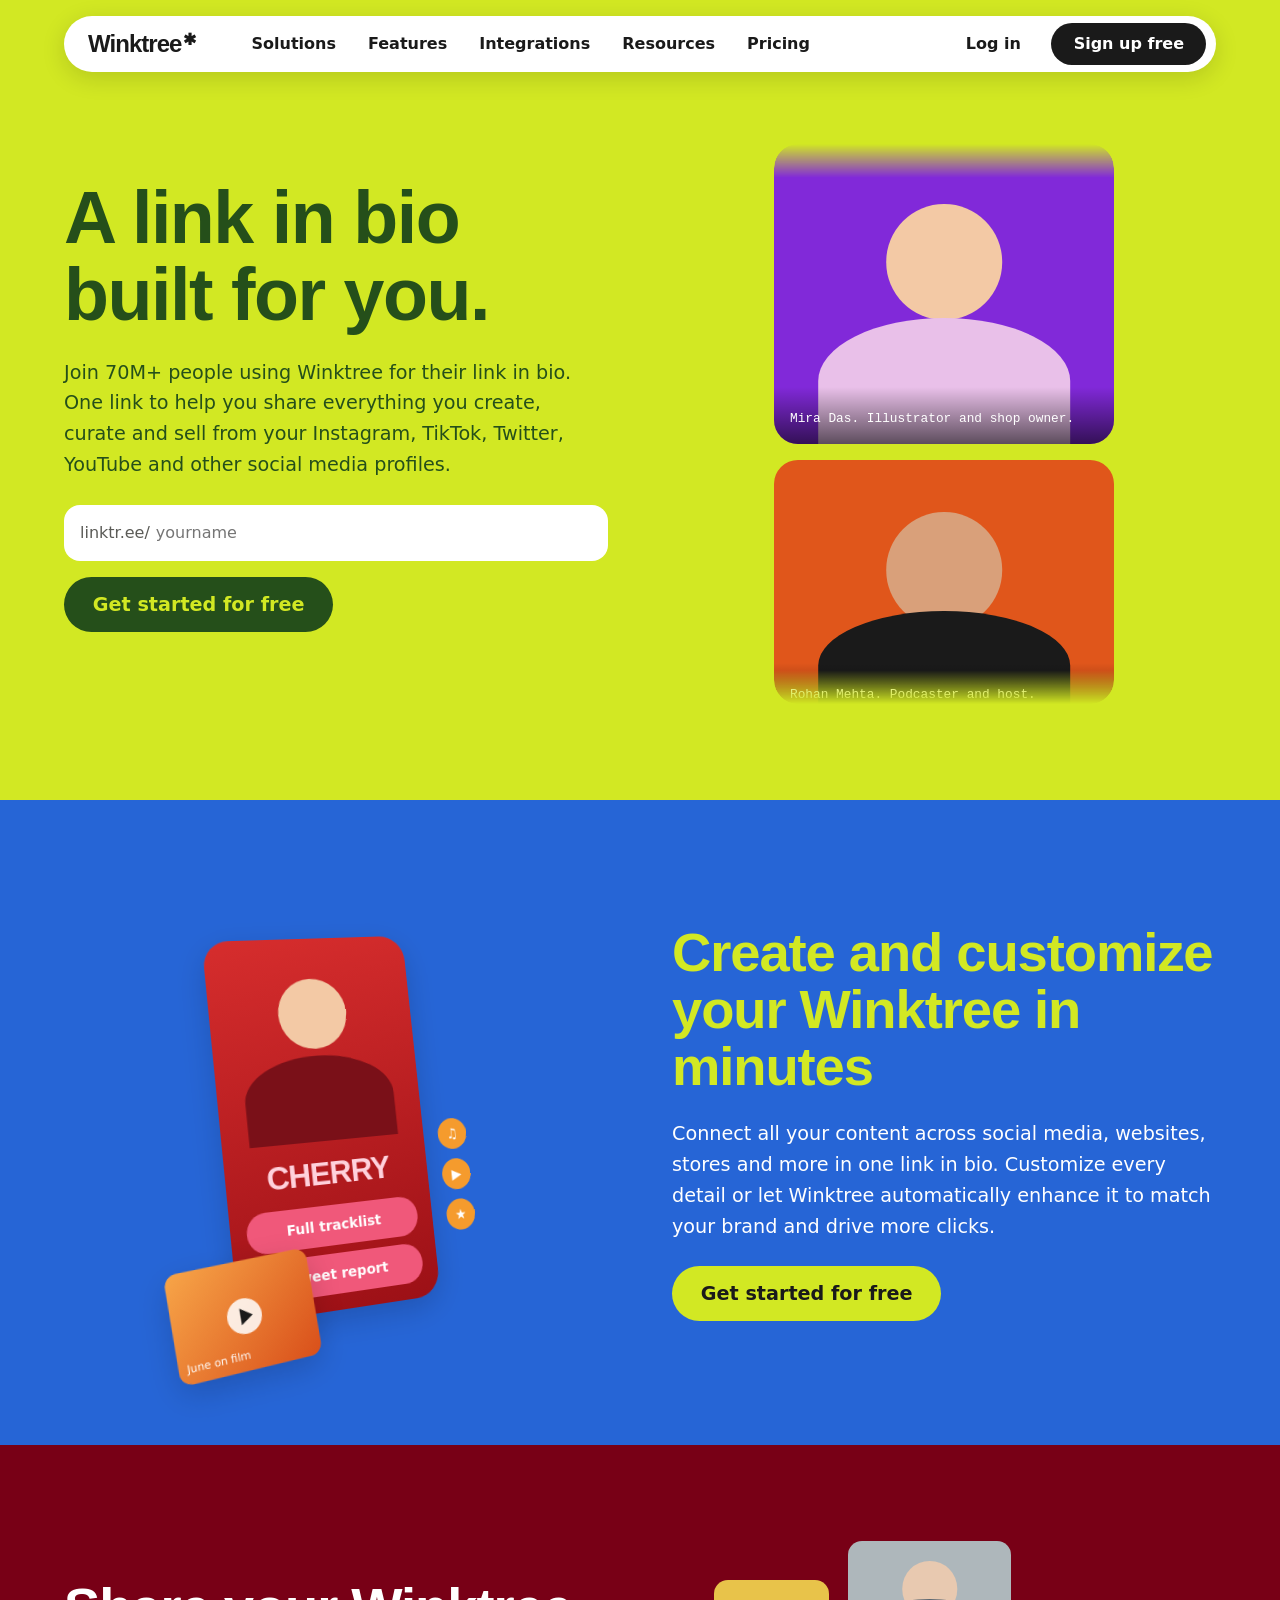
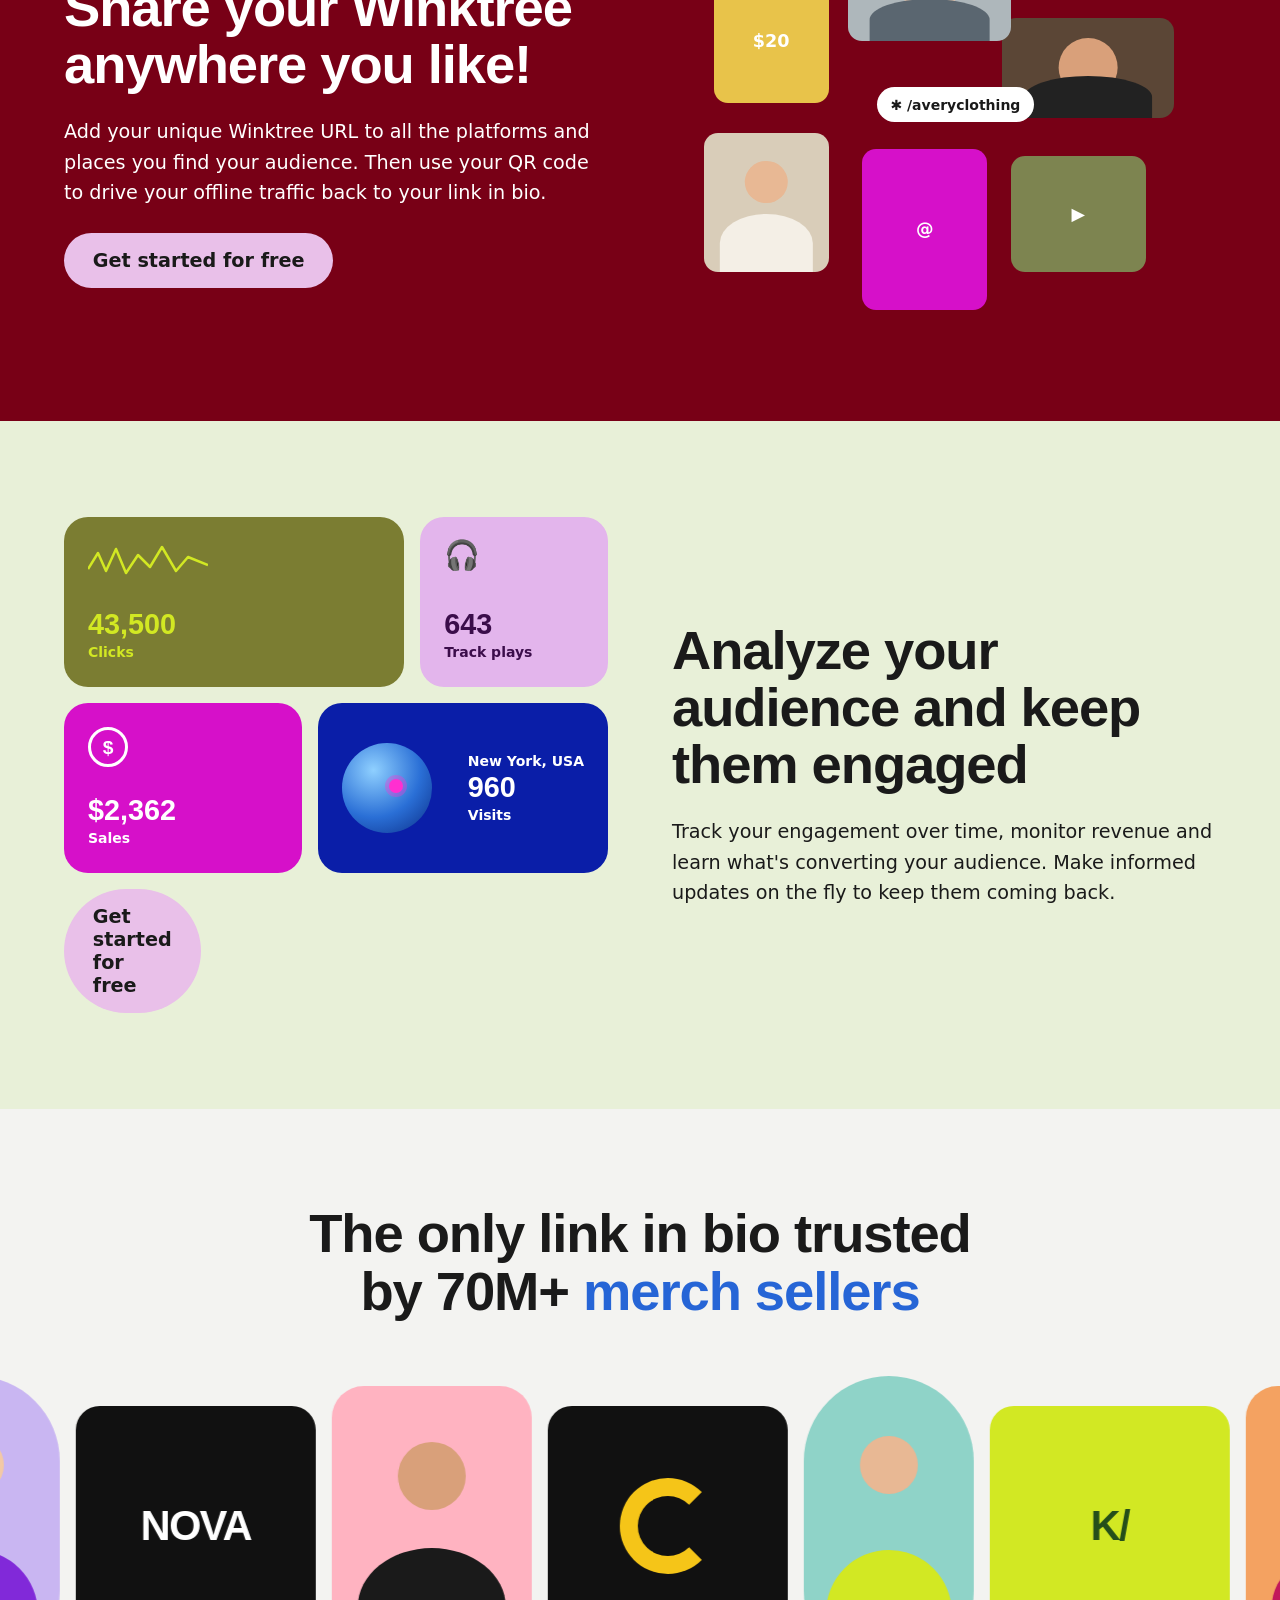
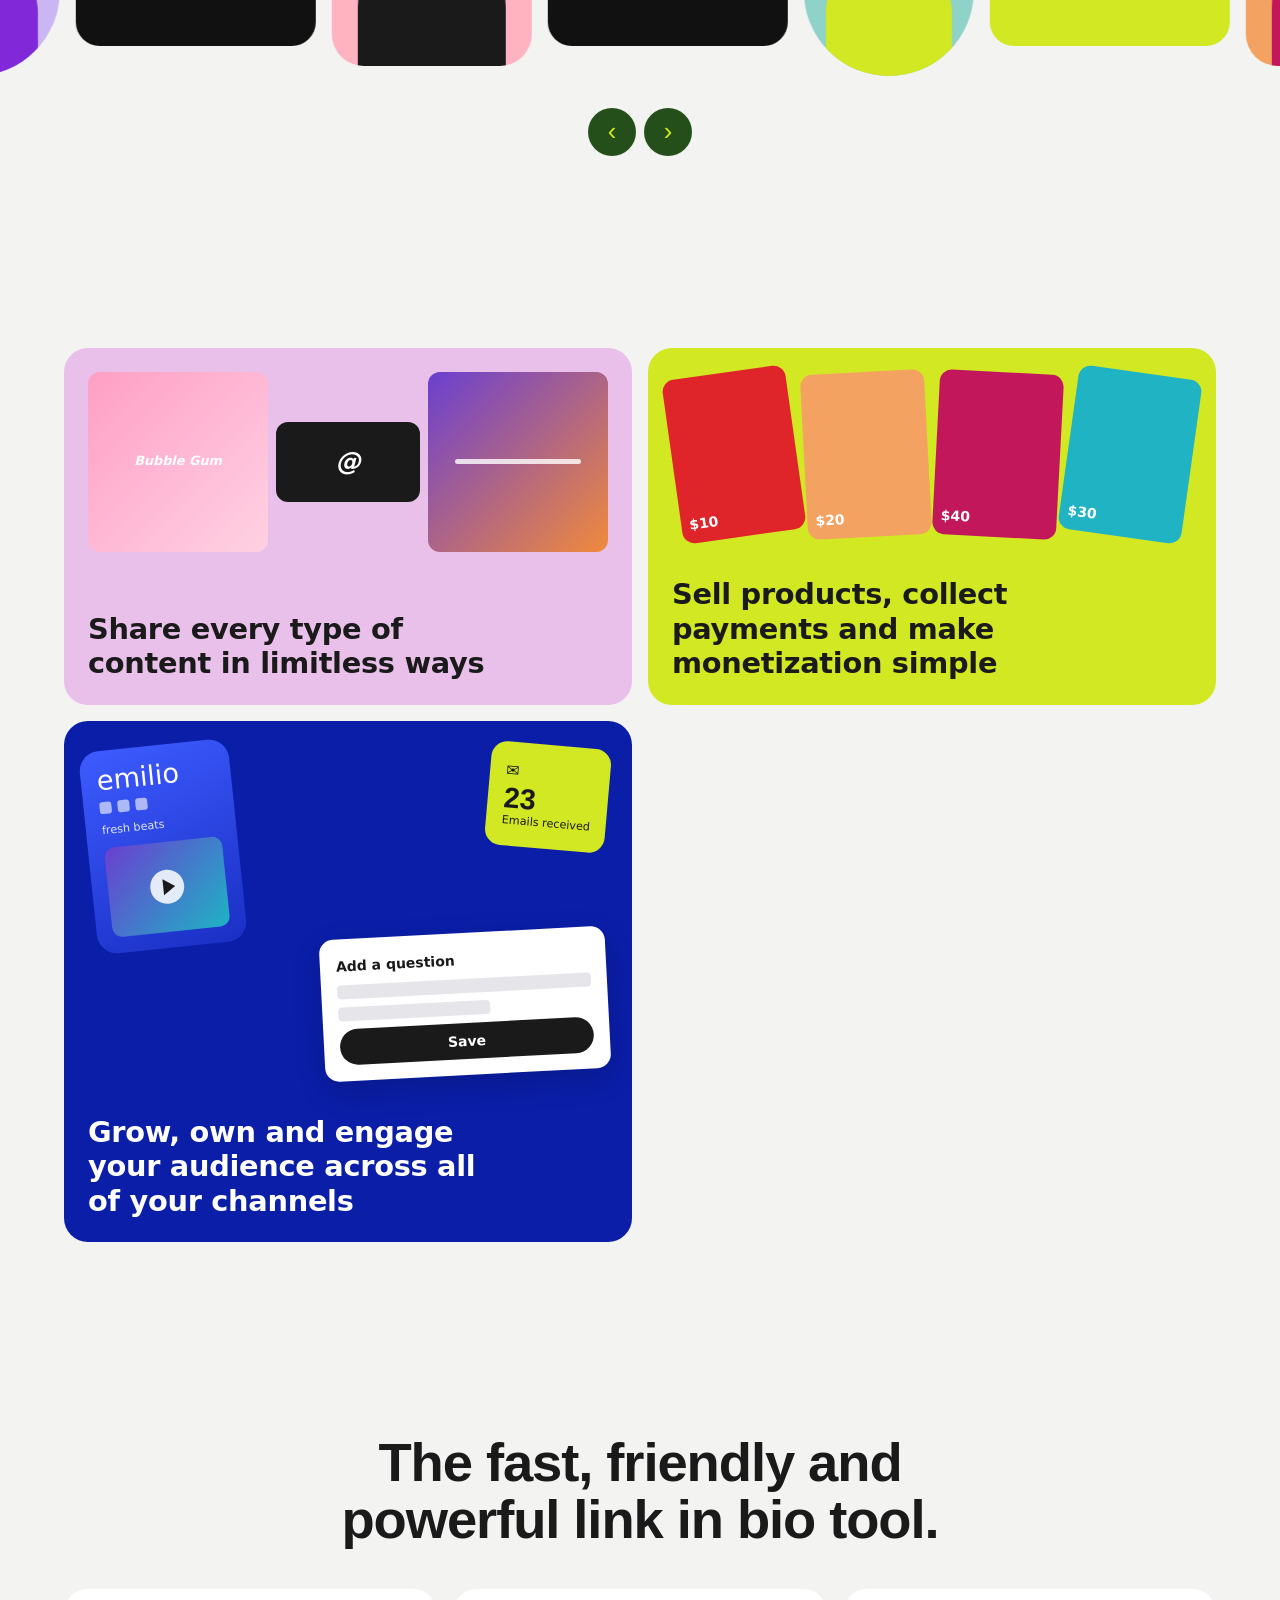
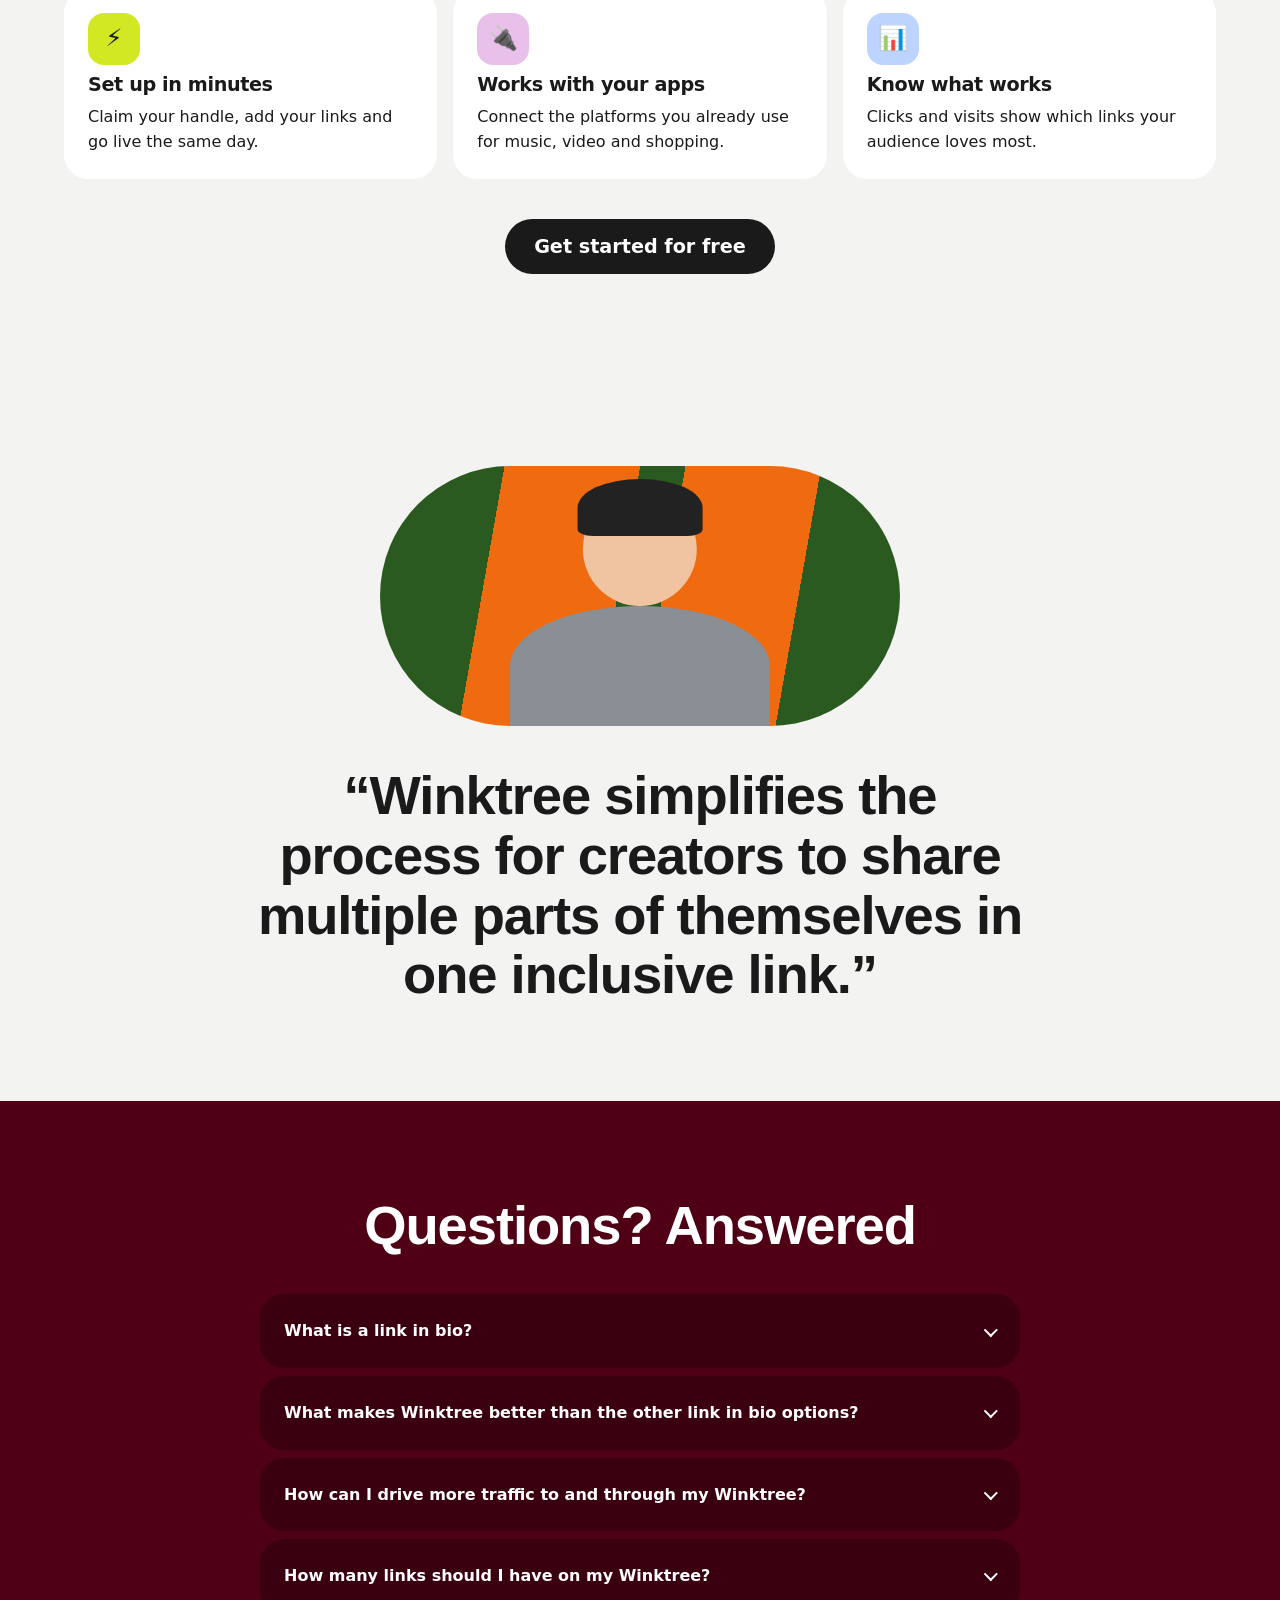
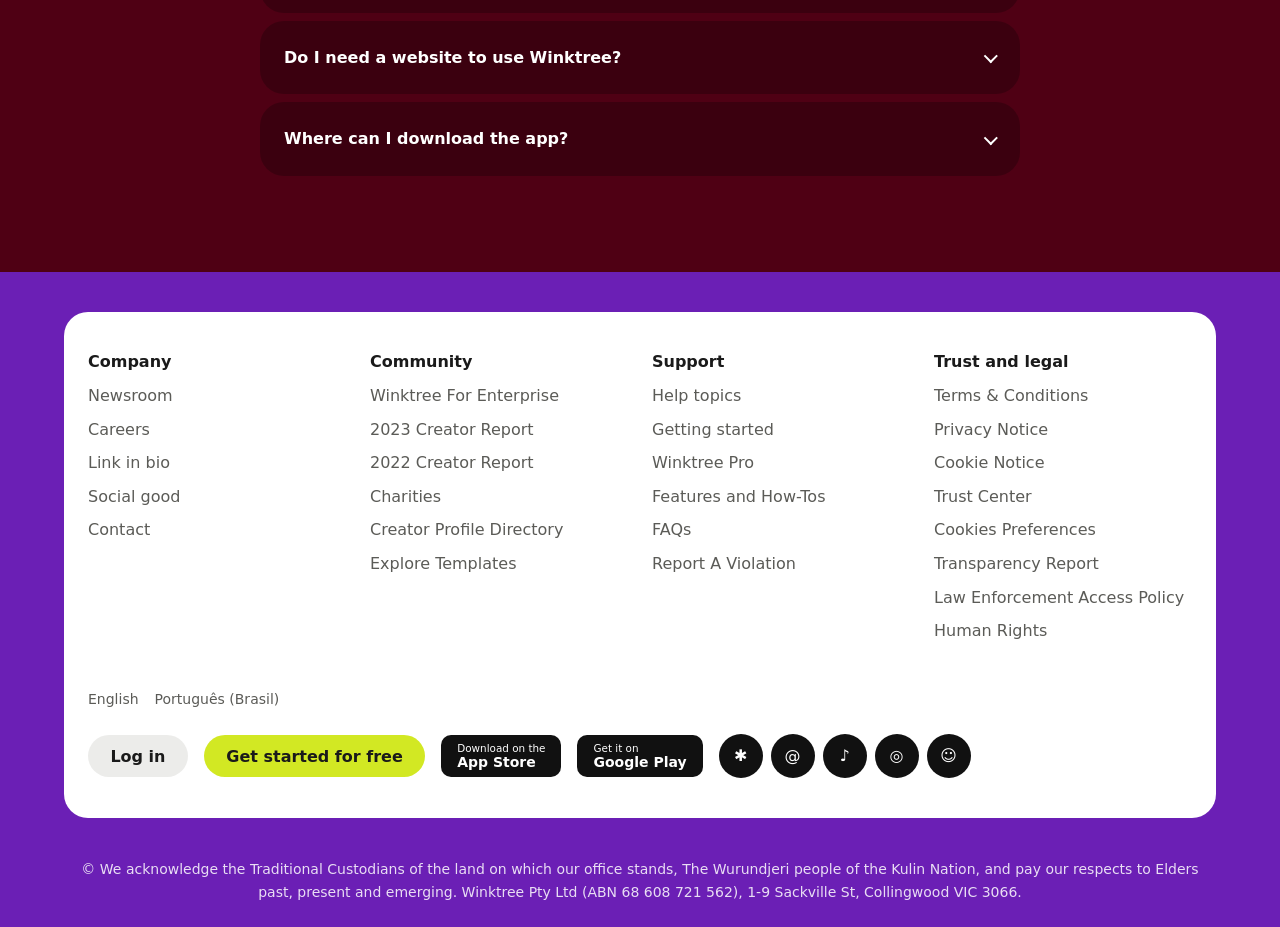
<file: index-standalone-Winktree.html>
<!DOCTYPE html>
<html lang="en">
<head>
<meta charset="UTF-8">
<meta name="viewport" content="width=device-width, initial-scale=1">
<title>Winktree clone | A link in bio built for you</title>
<meta name="description" content="A responsive Winktree-style landing page built with plain HTML, CSS and vanilla JavaScript.">
<link rel="icon" href="[data-uri]" type="image/svg+xml">
<style>
/* ===== Design tokens: defined once, reused everywhere ===== */
:root {
  --lime: #d2e823; --green: #254f1a; --green-dark: #1a3812;
  --purple: #8129d9; --purple-deep: #6b1fb5; --pink: #e9c0e9;
  --blue: #2665d6; --navy: #0a1ea8; --burgundy: #780016; --wine: #4f0014;
  --cream: #f3f3f1; --mist: #e8f0d8; --ink: #1a1a1a; --white: #fff; --muted: #5b5b57;

  --space-1: .25rem; --space-2: .5rem; --space-3: 1rem; --space-4: 1.5rem;
  --space-5: 2.5rem; --space-6: 4rem; --space-7: 6rem;

  --fs-sm: .875rem; --fs-md: 1rem; --fs-lg: 1.2rem;
  --fs-xl: clamp(1.35rem, 1.1rem + 1vw, 1.8rem);
  --fs-2xl: clamp(2rem, 1.3rem + 3vw, 3.4rem);
  --fs-3xl: clamp(2.5rem, 1.5rem + 4.5vw, 4.6rem);

  --font-display: "Arial Black", "Segoe UI Black", "Helvetica Neue", Arial, sans-serif;
  --font-body: "Segoe UI", system-ui, -apple-system, Helvetica, Arial, sans-serif;
  --font-mono: ui-monospace, Consolas, monospace;

  --radius: 24px; --radius-pill: 999px;
  --shadow: 0 10px 30px rgba(0, 0, 0, .16);
  --t: 200ms ease; /* one short transition duration for the whole page */
}

/* ===== Base ===== */
*, *::before, *::after { box-sizing: border-box; }
html { scroll-behavior: smooth; scroll-padding-top: 6rem; }
body { margin: 0; font: var(--fs-md)/1.6 var(--font-body); color: var(--ink); background: var(--cream); }
img, svg { max-width: 100%; }
a { color: inherit; text-decoration: none; }
ul, ol { margin: 0; padding: 0; list-style: none; }
h1, h2, h3 { margin: 0; font-family: var(--font-display); font-weight: 900; line-height: 1.05; letter-spacing: -.02em; overflow-wrap: break-word; }
p { margin: 0; }
:focus-visible { outline: 3px solid var(--purple); outline-offset: 3px; }
.container { width: 100%; max-width: 1200px; margin-inline: auto; padding-inline: var(--space-3); }
.sr-only, .skip-link:not(:focus) { position: absolute; width: 1px; height: 1px; overflow: hidden; clip-path: inset(50%); white-space: nowrap; }
.skip-link { position: fixed; top: var(--space-2); left: var(--space-2); z-index: 100; background: var(--lime); padding: var(--space-2) var(--space-3); border-radius: var(--radius-pill); }

/* ===== Buttons ===== */
.btn { display: inline-flex; align-items: center; justify-content: center; padding: .7rem 1.4rem; border: 0; border-radius: var(--radius-pill); font: 700 var(--fs-md)/1.2 var(--font-body); cursor: pointer; transition: background-color var(--t), color var(--t), transform var(--t); }
.btn:hover { transform: scale(1.04); }
.btn-lg { padding: 1rem 1.8rem; font-size: var(--fs-lg); }
.btn-dark { background: var(--ink); color: var(--white); } .btn-dark:hover { background: #3a3a3a; }
.btn-quiet { background: transparent; } .btn-quiet:hover { background: var(--cream); }
.btn-lime { background: var(--lime); color: var(--ink); } .btn-lime:hover { background: #e4f65e; }
.btn-pink { background: var(--pink); color: var(--ink); } .btn-pink:hover { background: #f4d6f4; }
.btn-green { background: var(--green); color: var(--lime); } .btn-green:hover { background: var(--green-dark); }
.btn-gray { background: #ececea; } .btn-gray:hover { background: #dcdcd8; }

/* ===== Floating pill navbar (mobile first: collapses behind a hamburger) ===== */
.site-header { position: sticky; top: 0; z-index: 50; height: 0; }
.site-header .container { padding-top: var(--space-3); }
.nav-pill { display: flex; flex-wrap: wrap; align-items: center; justify-content: space-between; padding: .45rem .6rem .45rem 1.1rem; background: var(--white); border-radius: 28px; box-shadow: 0 6px 24px rgba(0, 0, 0, .14); }
.logo { display: inline-flex; align-items: flex-start; gap: 2px; font: 900 1.5rem/1 var(--font-display); letter-spacing: -.04em; }
.logo span { font-size: 1rem; }
.nav-toggle { display: grid; gap: 5px; padding: var(--space-2) var(--space-3); background: none; border: 0; cursor: pointer; }
.nav-toggle span { width: 22px; height: 2px; background: var(--ink); border-radius: 2px; transition: transform var(--t), opacity var(--t); }
.nav-toggle[aria-expanded="true"] span:nth-child(1) { transform: translateY(7px) rotate(45deg); }
.nav-toggle[aria-expanded="true"] span:nth-child(2) { opacity: 0; }
.nav-toggle[aria-expanded="true"] span:nth-child(3) { transform: translateY(-7px) rotate(-45deg); }
.primary-nav { display: none; flex-direction: column; width: 100%; gap: var(--space-3); padding: var(--space-3) .4rem var(--space-2); }
.primary-nav.is-open { display: flex; }
.nav-links { display: flex; flex-direction: column; }
.nav-links a { display: block; padding: var(--space-2) var(--space-3); border-radius: var(--radius-pill); font-weight: 600; transition: background-color var(--t); }
.nav-links a:hover { background: var(--cream); }
.nav-actions { display: flex; gap: var(--space-2); }

/* ===== Bands, split layout, copy ===== */
.band { padding-block: var(--space-6); overflow: clip; }
.band-blue { background: var(--blue); color: var(--white); }
.band-burgundy { background: var(--burgundy); color: var(--white); }
.band-mist { background: var(--mist); }
.band-cream, .trusted { background: var(--cream); }
.band-wine { background: var(--wine); color: var(--white); }
.split { display: grid; gap: var(--space-5); align-items: center; }
.copy { display: flex; flex-direction: column; align-items: flex-start; gap: var(--space-4); }
.copy h2 { font-size: var(--fs-2xl); }
.band-blue h2 { color: var(--lime); }
.lead { font-size: var(--fs-lg); max-width: 36rem; }
.center-head { max-width: 24ch; margin: 0 auto var(--space-5); text-align: center; font-size: var(--fs-2xl); }
.center-cta { margin-top: var(--space-5); text-align: center; }

/* ===== Hero ===== */
.hero { background: var(--lime); color: var(--green); padding-top: 7.5rem; }
.hero h1 { font-size: var(--fs-3xl); }
.claim-form { display: flex; flex-direction: column; gap: var(--space-3); width: 100%; max-width: 34rem; }
.claim-field { display: flex; align-items: center; gap: var(--space-1); padding: .9rem 1rem; background: var(--white); color: var(--muted); border-radius: var(--space-3); }
.claim-field:focus-within { outline: 3px solid var(--green); }
.claim-field input { flex: 1; min-width: 0; border: 0; font: inherit; color: var(--ink); background: transparent; outline: 0; }
.form-status { min-height: 1.5em; font-size: var(--fs-sm); font-weight: 600; }
.hero-visual { display: flex; justify-content: center; }

/* Vertical infinite carousel: the list is duplicated by JS and slides up by exactly half its height */
.vcarousel { width: min(100%, 320px); height: 440px; overflow: hidden; border-radius: var(--radius);
  -webkit-mask-image: linear-gradient(transparent, #000 6%, #000 94%, transparent); mask-image: linear-gradient(transparent, #000 6%, #000 94%, transparent); }
.vtrack { animation: scroll-up 36s linear infinite; will-change: transform; }
.vcarousel:hover .vtrack, .vcarousel:focus-within .vtrack { animation-play-state: paused; }
@keyframes scroll-up { to { transform: translateY(-50%); } }
.vcard { padding-bottom: var(--space-3); } /* padding (not gap) keeps the -50% loop point exact */
.vcard .figure { height: var(--h); margin: 0; display: flex; align-items: flex-end; border-radius: var(--radius); overflow: hidden; background: var(--bg); transition: transform var(--t), box-shadow var(--t); }
.vcard .figure:hover { transform: scale(1.03); box-shadow: var(--shadow); }
.vcard figcaption { position: relative; z-index: 1; width: 100%; padding: var(--space-4) var(--space-3) var(--space-3); color: var(--white); font: .8rem/1.3 var(--font-mono); background: linear-gradient(transparent, rgba(0, 0, 0, .6)); }

/* CSS-only person silhouette used as a placeholder portrait */
.figure { position: relative; }
.figure::before, .figure::after { content: ""; position: absolute; left: 50%; transform: translateX(-50%); }
.figure::before { top: 20%; width: 34%; aspect-ratio: 1; border-radius: 50%; background: var(--skin); }
.figure::after { bottom: 0; width: 74%; height: 42%; border-radius: 50% 50% 0 0; background: var(--cloth); }

/* ===== Blue band: tilted phone ===== */
.phone-scene { display: flex; justify-content: center; padding: var(--space-5) var(--space-6) var(--space-5) var(--space-5); }
.tilt { position: relative; transform: perspective(900px) rotateY(16deg) rotateX(4deg) rotate(-5deg); animation: bob 6s ease-in-out infinite; }
@keyframes bob { 50% { transform: perspective(900px) rotateY(16deg) rotateX(4deg) rotate(-5deg) translateY(-14px); } }
.phone-red { position: relative; width: 210px; aspect-ratio: 9 / 16; display: flex; flex-direction: column; align-items: center; justify-content: flex-end; gap: var(--space-2); padding: var(--space-3); border-radius: 26px; background: linear-gradient(170deg, #d62d2d, #9c1016); box-shadow: var(--shadow); }
.phone-red .figure { position: absolute; inset: 0 0 45%; }
.phone-title { position: relative; font: 900 2rem/1 var(--font-display); color: #ffd1dc; letter-spacing: -.03em; margin-bottom: var(--space-2); }
.pink-link { width: 100%; padding: .55rem; text-align: center; font-size: var(--fs-sm); font-weight: 700; color: var(--white); background: #f0587a; border-radius: var(--radius-pill); }
.video-card { position: absolute; left: -64px; bottom: -44px; width: 140px; aspect-ratio: 4 / 3; display: grid; place-items: center; border-radius: 12px; background: linear-gradient(135deg, #f7a548, #d94f1a); box-shadow: var(--shadow); transform: rotate(-4deg); }
.video-card small { position: absolute; left: 8px; bottom: 6px; color: var(--white); font-size: .65rem; }
.play { width: 34px; height: 34px; border-radius: 50%; background: rgba(255, 255, 255, .85); position: relative; }
.play::after { content: ""; position: absolute; left: 13px; top: 9px; border: 8px solid transparent; border-left: 12px solid var(--ink); }
.bubbles { position: absolute; right: -48px; top: 52%; display: flex; flex-direction: column; gap: 10px; }
.bubbles li { display: grid; place-items: center; width: 32px; height: 32px; border-radius: 50%; background: #f59b2d; color: var(--white); font-size: .9rem; }

/* ===== Burgundy band: scatter/stack collage ===== */
.stage { position: relative; width: min(100%, 480px); aspect-ratio: 5 / 4; margin-inline: auto; }
.cc { position: absolute; z-index: var(--z); left: var(--l1); top: var(--t1); width: var(--w1); height: var(--h1); background: var(--b1); border-radius: 14px; overflow: hidden;
  transition: left 800ms cubic-bezier(.5, 0, .2, 1), top 800ms cubic-bezier(.5, 0, .2, 1), width 800ms cubic-bezier(.5, 0, .2, 1), height 800ms cubic-bezier(.5, 0, .2, 1), background-color 800ms ease; }
.is-stacked .cc { left: var(--l2); top: var(--t2); width: 40%; height: 36%; background: var(--b2); }
.cc-art { position: absolute; inset: 0; display: grid; place-items: center; color: var(--white); font-size: 1.1rem; transition: opacity 400ms ease; }
.cc-art .figure { position: absolute; inset: 0; }
.is-stacked .cc-art { opacity: 0; }
.cc-ui { position: absolute; inset: 0; padding: 10%; opacity: 0; transition: opacity 500ms ease; }
.is-stacked .cc-ui { opacity: 1; }
.cc-ui i { display: block; width: 28%; aspect-ratio: 1; margin-bottom: 8%; border-radius: 50%; background: radial-gradient(circle at 35% 35%, #fff, #bbb); border: 3px solid var(--lime); }
.cc-ui b { display: block; height: 6px; width: 60%; margin-top: 6px; border-radius: 3px; background: rgba(255, 255, 255, .55); }
.cc-ui b + b { width: 40%; }
.cc-ui em { position: absolute; top: 10%; right: 10%; font-style: normal; font-size: 1.1rem; color: var(--white); }
.handle-pill { padding: .4rem .85rem; background: var(--white); color: var(--ink); border-radius: var(--radius-pill); font-weight: 600; font-size: var(--fs-sm); white-space: nowrap; }
.stage-pill { position: absolute; z-index: 9; left: 36%; top: 38%; transition: left 800ms cubic-bezier(.5, 0, .2, 1), top 800ms cubic-bezier(.5, 0, .2, 1); }
.is-stacked .stage-pill { left: 2%; top: 80%; }

/* ===== Mist band: stats ===== */
.stats { display: grid; grid-template-columns: repeat(2, 1fr); gap: var(--space-3); }
.stat { display: flex; flex-direction: column; justify-content: space-between; gap: var(--space-4); min-height: 170px; padding: var(--space-4); border-radius: var(--radius); background: var(--bg); color: var(--fg); transition: transform var(--t), box-shadow var(--t); }
.stat:hover { transform: translateY(-4px); box-shadow: var(--shadow); }
.stat-wide { grid-column: span 2; }
.stat p { display: flex; flex-direction: column; }
.stat strong { font: 900 var(--fs-xl)/1.1 var(--font-display); }
.stat span:not([class]), .stat small { font-size: var(--fs-sm); font-weight: 600; }
.stat-icon { font-size: 1.8rem; line-height: 1; }
.coin { display: grid; place-items: center; width: 40px; height: 40px; border: 3px solid currentColor; border-radius: 50%; font: 900 1.2rem/1 var(--font-display); }
.stat-visits { flex-direction: row; align-items: center; }
.globe { flex: none; width: 90px; aspect-ratio: 1; border-radius: 50%; background: radial-gradient(circle at 35% 30%, #8fd0ff, #2a6fd6 55%, #0b2d86); position: relative; }
.globe::after { content: ""; position: absolute; left: 52%; top: 40%; width: 14px; height: 14px; border-radius: 50%; background: #ff2fd0; box-shadow: 0 0 0 4px rgba(255, 47, 208, .35); }

/* ===== Trusted band: infinite horizontal carousel ===== */
.rotator { display: inline-block; color: var(--blue); transition: opacity var(--t), transform var(--t); }
.rotator.is-swapping { opacity: 0; transform: translateY(.3em); }
.marquee-viewport { overflow: hidden; }
.marquee-track { display: flex; align-items: center; gap: var(--space-3); width: max-content; padding-block: var(--space-3); will-change: transform; }
.tile { position: relative; flex: none; background: var(--bg); border-radius: var(--radius); overflow: hidden; transition: transform var(--t), box-shadow var(--t); }
.tile > a { position: relative; display: grid; place-items: center; width: 100%; height: 100%; }
.tile-sq { width: 240px; height: 240px; }
.tile-pill { width: 170px; height: 300px; border-radius: var(--radius-pill); }
.tile-tall { width: 200px; height: 280px; border-radius: 32px; }
.tile:hover, .tile:focus-within { transform: scale(1.04); box-shadow: var(--shadow); }
.tile .figure { position: absolute; inset: 0; }
.glyph { font: 900 2.6rem/1 var(--font-display); letter-spacing: -.04em; color: var(--fg); }
.ring { width: 96px; height: 96px; border: 18px solid var(--fg); border-right-color: transparent; border-radius: 50%; }
.tile-hover { position: absolute; inset: 0; display: grid; place-items: center; background: var(--hv); opacity: 0; transition: opacity var(--t); }
.tile:hover .tile-hover, .tile:focus-within .tile-hover { opacity: 1; }
.carousel-controls { display: flex; gap: var(--space-2); justify-content: center; margin-top: var(--space-3); }
.icon-btn { width: 48px; height: 48px; border: 0; border-radius: 50%; background: var(--green); color: var(--lime); font-size: 1.6rem; line-height: 1; cursor: pointer; transition: background-color var(--t), transform var(--t); }
.icon-btn:hover { background: var(--purple); transform: scale(1.08); }

/* ===== Bento grid ===== */
.bento { display: grid; gap: var(--space-3); }
.bento-card { display: flex; flex-direction: column; justify-content: space-between; gap: var(--space-5); min-height: 280px; padding: var(--space-4); border-radius: var(--radius); background: var(--bg); overflow: hidden; transition: transform var(--t), box-shadow var(--t); }
.bento-card:hover { transform: translateY(-4px); box-shadow: var(--shadow); }
.bento-card h3 { max-width: 20ch; font: 800 var(--fs-xl)/1.2 var(--font-body); letter-spacing: -.01em; }
.mini-row { display: flex; gap: var(--space-2); align-items: center; }
.mini { display: grid; place-items: center; flex: 1; aspect-ratio: 1; border-radius: 12px; background: var(--bg); color: var(--white); font: italic 700 .8rem/1 var(--font-body); }
.mini-dark { background: #1a1a1a; font-size: 1.6rem; flex: .8; aspect-ratio: auto; height: 80px; }
.bar { width: 70%; height: 5px; border-radius: 3px; background: rgba(255, 255, 255, .8); }
.products { display: flex; gap: var(--space-2); }
.products li { display: grid; place-items: end start; flex: 1; aspect-ratio: 3 / 4; padding: var(--space-2); border-radius: 12px; background: var(--bg); color: var(--white); font-weight: 800; font-size: var(--fs-sm); transform: rotate(var(--r)); }
.emilio { position: relative; min-height: 330px; }
.phone-blue { display: flex; flex-direction: column; gap: var(--space-2); width: 150px; padding: var(--space-3); border-radius: 20px; background: linear-gradient(160deg, #3d5bff, #1a2fc4); transform: rotate(-6deg); }
.phone-name { font: 300 1.7rem/1 var(--font-body); }
.dots { display: flex; gap: 6px; } .dots i { width: 12px; height: 12px; border-radius: 3px; background: rgba(255, 255, 255, .6); }
.tag { font-size: .7rem; opacity: .85; }
.deck { display: grid; place-items: center; height: 90px; border-radius: 10px; background: linear-gradient(135deg, #6a3fd1, #1fb3c4); }
.widget-mail { position: absolute; right: 0; top: 0; display: flex; flex-direction: column; padding: var(--space-3); border-radius: 16px; background: var(--lime); color: var(--ink); transform: rotate(5deg); }
.widget-mail strong { font: 900 1.8rem/1 var(--font-display); } .widget-mail small { font-size: .7rem; }
.form-card { position: absolute; right: 0; bottom: 0; display: flex; flex-direction: column; gap: var(--space-2); width: 55%; padding: var(--space-3); border-radius: 14px; background: var(--white); color: var(--ink); font-size: var(--fs-sm); transform: rotate(-3deg); box-shadow: var(--shadow); }
.field { height: 14px; border-radius: 4px; background: #e6e6ea; } .field.short { width: 60%; }
.save { padding: .4rem; text-align: center; border-radius: var(--radius-pill); background: var(--ink); color: var(--white); font-weight: 700; }

/* ===== Tool section, testimonial ===== */
.tool-grid { display: grid; gap: var(--space-3); }
.tool-card { display: flex; flex-direction: column; gap: var(--space-2); padding: var(--space-4); border-radius: var(--radius); background: var(--white); transition: transform var(--t), box-shadow var(--t); }
.tool-card:hover { transform: translateY(-4px); box-shadow: var(--shadow); }
.tool-card h3 { font: 800 var(--fs-lg)/1.2 var(--font-body); }
.icon { display: grid; place-items: center; width: 52px; height: 52px; border-radius: 16px; background: var(--bg); font-size: 1.5rem; }
.oval { position: relative; width: min(100%, 520px); aspect-ratio: 2 / 1; margin: 0 auto var(--space-5); overflow: hidden; border-radius: var(--radius-pill);
  background: linear-gradient(100deg, #2a5a1f 0 22%, #f06a0f 22% 46%, #2a5a1f 46% 54%, #f06a0f 54% 78%, #2a5a1f 78%); }
.oval .figure { position: absolute; inset: 0; }
.oval .figure::before { top: 10%; width: 22%; } .oval .figure::after { width: 50%; height: 46%; }
.beanie { position: absolute; z-index: 1; left: 50%; top: 5%; width: 24%; height: 22%; transform: translateX(-50%); border-radius: 50% 50% 12% 12%; background: #222; }
blockquote { margin: 0 auto; max-width: 22ch; text-align: center; font: 900 var(--fs-2xl)/1.1 var(--font-display); letter-spacing: -.02em; }
.quote-band blockquote { max-width: 26ch; }

/* ===== FAQ ===== */
.faq { display: grid; gap: var(--space-2); max-width: 760px; margin-inline: auto; }
.faq details { padding-inline: var(--space-4); border-radius: var(--radius); background: rgba(0, 0, 0, .25); transition: background-color var(--t); }
.faq details:hover, .faq details[open] { background: rgba(0, 0, 0, .38); }
.faq summary { display: flex; justify-content: space-between; gap: var(--space-3); padding-block: var(--space-4); font-weight: 700; cursor: pointer; list-style: none; }
.faq summary::-webkit-details-marker { display: none; }
.faq summary::after { content: ""; flex: none; width: .6rem; height: .6rem; margin-top: .4rem; border-right: 2px solid currentColor; border-bottom: 2px solid currentColor; transform: rotate(45deg); transition: transform var(--t); }
.faq details[open] summary::after { transform: rotate(-135deg); }
.faq details p { padding-bottom: var(--space-4); opacity: .9; animation: fade-in 300ms ease; }
@keyframes fade-in { from { opacity: 0; transform: translateY(-6px); } }

/* ===== Footer ===== */
.site-footer { padding-block: var(--space-5) var(--space-4); background: var(--purple-deep); color: var(--white); }
.footer-card { padding: var(--space-5) var(--space-4); border-radius: var(--radius); background: var(--white); color: var(--ink); }
.footer-cols { display: grid; grid-template-columns: repeat(2, 1fr); gap: var(--space-4); }
.footer-cols h2 { margin-bottom: var(--space-2); font: 700 var(--fs-md)/1.2 var(--font-body); letter-spacing: 0; }
.footer-cols li { padding-block: var(--space-1); }
.footer-cols a, .lang a { color: var(--muted); transition: color var(--t); }
.footer-cols a:hover, .lang a:hover { color: var(--purple); }
.lang { display: flex; gap: var(--space-3); margin-top: var(--space-5); font-size: var(--fs-sm); }
.footer-bar { display: flex; flex-wrap: wrap; align-items: center; gap: var(--space-3); margin-top: var(--space-4); }
.badge { display: flex; flex-direction: column; padding: .4rem 1rem; border-radius: 10px; background: #111; color: var(--white); line-height: 1.2; transition: background-color var(--t), transform var(--t); }
.badge:hover { background: #333; transform: scale(1.04); }
.badge small { font-size: .65rem; } .badge strong { font-size: var(--fs-sm); }
.social { display: flex; gap: var(--space-2); }
.social a { display: grid; place-items: center; width: 44px; height: 44px; border-radius: 50%; background: #111; color: var(--white); transition: background-color var(--t), transform var(--t); }
.social a:hover { background: var(--purple); transform: scale(1.08); }
.fine-print { margin-top: var(--space-5); font-size: var(--fs-sm); text-align: center; opacity: .85; }

/* ===== Scroll reveal (only hides content when JS is running) ===== */
.js [data-reveal] { opacity: 0; transform: translateY(24px); transition: opacity 500ms ease, transform 500ms ease; }
.js [data-reveal].is-visible { opacity: 1; transform: none; }

/* ===== Tablet ===== */
@media (min-width: 640px) {
  .container { padding-inline: var(--space-4); }
  .claim-form { flex-direction: row; flex-wrap: wrap; }
  .claim-field { flex: 1; }
  .form-status { flex-basis: 100%; }
  .stats { grid-template-columns: repeat(5, 1fr); }
  .stat-wide { grid-column: span 3; } .stat-narrow { grid-column: span 2; }
  .vcarousel { height: 480px; }
}
@media (min-width: 768px) {
  .bento { grid-template-columns: 1fr 1fr; }
  .bento-tall { grid-row: span 2; }
  .tool-grid { grid-template-columns: repeat(3, 1fr); }
  .footer-cols { grid-template-columns: repeat(4, 1fr); }
}

/* ===== Desktop ===== */
@media (min-width: 1024px) {
  .band { padding-block: var(--space-7); }
  .hero { padding-top: 9rem; }
  .nav-pill { border-radius: var(--radius-pill); padding-left: 1.5rem; }
  .nav-toggle { display: none; }
  .primary-nav { display: flex; flex: 1; flex-direction: row; align-items: center; justify-content: space-between; width: auto; padding: 0 0 0 var(--space-5); }
  .nav-links { flex-direction: row; }
  .split { grid-template-columns: 1fr 1fr; gap: var(--space-6); }
  .split-visual-first .visual { order: -1; }
  .vcarousel { width: 340px; height: 560px; }
}

/* ===== Reduced motion: no looping, no reveals, near-instant transitions ===== */
@media (prefers-reduced-motion: reduce) {
  html { scroll-behavior: auto; }
  .vtrack, .tilt { animation: none; }
  .js [data-reveal] { opacity: 1; transform: none; transition: none; }
  *, *::before, *::after { transition-duration: 1ms !important; }
}
</style>
<!-- Marks JS as available so reveal animations only hide content when they can also show it -->
<script>document.documentElement.classList.add('js')</script>
</head>
<body>
<a class="skip-link" href="#main">Skip to content</a>

<header class="site-header">
  <div class="container">
    <div class="nav-pill">
      <a class="logo" href="#top" aria-label="Winktree clone home">Winktree<span aria-hidden="true">&#10033;</span></a>
      <button class="nav-toggle" type="button" aria-expanded="false" aria-controls="primary-nav" aria-label="Open menu"><span></span><span></span><span></span></button>
      <nav id="primary-nav" class="primary-nav" aria-label="Primary">
        <ul class="nav-links">
          <li><a href="#create">Solutions</a></li><li><a href="#features">Features</a></li><li><a href="#share">Integrations</a></li><li><a href="#faq">Resources</a></li><li><a href="#tool">Pricing</a></li>
        </ul>
        <div class="nav-actions"><a class="btn btn-quiet" href="https://linktr.ee/login" target="_blank" rel="noopener noreferrer">Log in</a><a class="btn btn-dark" href="#get-started">Sign up free</a></div>
      </nav>
    </div>
  </div>
</header>

<main id="main">
  <!-- HERO: lime band with a vertical infinite carousel -->
  <section class="band hero" id="top" aria-labelledby="hero-title">
    <div class="container split">
      <div class="copy">
        <h1 id="hero-title">A link in bio built for you.</h1>
        <p class="lead">Join 70M+ people using Winktree for their link in bio. One link to help you share everything you create, curate and sell from your Instagram, TikTok, Twitter, YouTube and other social media profiles.</p>
        <form class="claim-form" id="get-started" novalidate>
          <label class="sr-only" for="handle">Choose your handle</label>
          <div class="claim-field"><span aria-hidden="true">linktr.ee/</span><input id="handle" name="handle" type="text" placeholder="yourname" autocomplete="off" required></div>
          <button class="btn btn-green btn-lg" type="submit">Get started for free</button>
          <p class="form-status" role="status" aria-live="polite"></p>
        </form>
      </div>
      <div class="visual hero-visual">
        <div class="vcarousel" role="group" aria-label="Featured creators"><ul class="vtrack">
<li class="vcard"><figure class="figure" style="--bg:#8129d9;--skin:#f3c9a5;--cloth:#e9c0e9;--h:300px"><figcaption>Mira Das. Illustrator and shop owner.</figcaption></figure></li>
<li class="vcard"><figure class="figure" style="--bg:#e0561b;--skin:#d9a07a;--cloth:#1a1a1a;--h:260px"><figcaption>Rohan Mehta. Podcaster and host.</figcaption></figure></li>
<li class="vcard"><figure class="figure" style="--bg:#1f6fd1;--skin:#e8b894;--cloth:#d2e823;--h:320px"><figcaption>Sana Iqbal. Chef and cookbook author.</figcaption></figure></li>
<li class="vcard"><figure class="figure" style="--bg:#c2185b;--skin:#c68b64;--cloth:#254f1a;--h:280px"><figcaption>Kabir Nair. Student developer.</figcaption></figure></li>
<li class="vcard"><figure class="figure" style="--bg:#00796b;--skin:#f1c7a0;--cloth:#ffc2d9;--h:300px"><figcaption>Ananya Rao. Dance coach.</figcaption></figure></li>
<li class="vcard"><figure class="figure" style="--bg:#254f1a;--skin:#b97d58;--cloth:#d2e823;--h:270px"><figcaption>Vikram Joshi. Musician and producer.</figcaption></figure></li>
        </ul></div>
      </div>
    </div>
  </section>

  <!-- CREATE: blue band with a tilted phone -->
  <section class="band band-blue" id="create" aria-labelledby="create-title">
    <div class="container split split-visual-first">
      <div class="copy" data-reveal>
        <h2 id="create-title">Create and customize your Winktree in minutes</h2>
        <p class="lead">Connect all your content across social media, websites, stores and more in one link in bio. Customize every detail or let Winktree automatically enhance it to match your brand and drive more clicks.</p>
        <a class="btn btn-lime btn-lg" href="#get-started">Get started for free</a>
      </div>
      <div class="visual phone-scene" aria-hidden="true">
        <div class="tilt">
          <div class="phone-red">
            <span class="figure" style="--skin:#f3c9a5;--cloth:#7a1018"></span>
            <p class="phone-title">CHERRY</p>
            <span class="pink-link">Full tracklist</span><span class="pink-link">Sweet report</span>
          </div>
          <div class="video-card"><span class="play"></span><small>June on film</small></div>
          <ul class="bubbles"><li>&#9835;</li><li>&#9654;</li><li>&#9733;</li></ul>
        </div>
      </div>
    </div>
  </section>

  <!-- SHARE: burgundy band; tiles scatter, then fan into a stack, on a loop -->
  <section class="band band-burgundy" id="share" aria-labelledby="share-title">
    <div class="container split">
      <div class="copy" data-reveal>
        <h2 id="share-title">Share your Winktree anywhere you like!</h2>
        <p class="lead">Add your unique Winktree URL to all the platforms and places you find your audience. Then use your QR code to drive your offline traffic back to your link in bio.</p>
        <a class="btn btn-pink btn-lg" href="#get-started">Get started for free</a>
      </div>
      <div class="visual" aria-hidden="true">
        <div class="stage" data-collage>
<div class="cc" style="--l1:2%;--t1:10%;--w1:24%;--h1:32%;--b1:#e8c34a;--l2:14%;--t2:52%;--b2:#2665d6;--z:6"><span class="cc-art"><b>$20</b></span><span class="cc-ui"><i></i><b></b><b></b><em>f</em></span></div>
<div class="cc" style="--l1:30%;--t1:0%;--w1:34%;--h1:26%;--b1:#aeb7bb;--l2:21%;--t2:43%;--b2:#e0252a;--z:5"><span class="cc-art"><span class="figure" style="--skin:#e8c9b0;--cloth:#5a6670"></span></span><span class="cc-ui"><i></i><b></b><b></b><em>&#9654;</em></span></div>
<div class="cc" style="--l1:62%;--t1:20%;--w1:36%;--h1:26%;--b1:#5b4636;--l2:28%;--t2:34%;--b2:#6f7475;--z:4"><span class="cc-art"><span class="figure" style="--skin:#d9a07a;--cloth:#222"></span></span><span class="cc-ui"><i></i><b></b><b></b><em>&#9638;</em></span></div>
<div class="cc" style="--l1:0%;--t1:50%;--w1:26%;--h1:36%;--b1:#d9cdb9;--l2:35%;--t2:25%;--b2:#ff1f7d;--z:3"><span class="cc-art"><span class="figure" style="--skin:#e8b894;--cloth:#f4efe6"></span></span><span class="cc-ui"><i></i><b></b><b></b><em>&#9834;</em></span></div>
<div class="cc" style="--l1:33%;--t1:54%;--w1:26%;--h1:42%;--b1:#d610c9;--l2:42%;--t2:16%;--b2:#c015b8;--z:2"><span class="cc-art"><b>@</b></span><span class="cc-ui"><i></i><b></b><b></b><em>&#9678;</em></span></div>
<div class="cc" style="--l1:64%;--t1:56%;--w1:28%;--h1:30%;--b1:#7d8450;--l2:49%;--t2:7%;--b2:#d9c3cf;--z:1"><span class="cc-art"><b>&#9654;</b></span><span class="cc-ui"><i></i><b></b><b></b><em>&#9636;</em></span></div>
          <span class="handle-pill stage-pill">&#10033; /averyclothing</span>
        </div>
      </div>
    </div>
  </section>

  <!-- ANALYZE: pale green band with stat tiles that count up -->
  <section class="band band-mist" id="analyze" aria-labelledby="analyze-title">
    <div class="container split split-visual-first">
      <div class="copy" data-reveal>
        <h2 id="analyze-title">Analyze your audience and keep them engaged</h2>
        <p class="lead">Track your engagement over time, monitor revenue and learn what's converting your audience. Make informed updates on the fly to keep them coming back.</p>
        
      </div>
      <div class="visual stats" data-reveal>
        <article class="stat stat-wide" style="--bg:#7b7d32;--fg:#d2e823">
          <svg viewBox="0 0 120 40" width="120" height="40" aria-hidden="true"><polyline points="0,28 10,12 18,30 28,8 38,32 50,14 62,26 74,6 88,30 100,16 120,24" fill="none" stroke="currentColor" stroke-width="2.5" stroke-linejoin="round"/></svg>
          <p><strong data-count="43500">43,500</strong><span>Clicks</span></p>
        </article>
        <article class="stat stat-narrow" style="--bg:#e3b5ec;--fg:#3b0d4a"><span class="stat-icon" aria-hidden="true">&#127911;</span><p><strong data-count="643">643</strong><span>Track plays</span></p></article>
        <article class="stat stat-narrow" style="--bg:#d610c9;--fg:#fff"><span class="stat-icon coin" aria-hidden="true">$</span><p><strong data-count="2362" data-prefix="$">$2,362</strong><span>Sales</span></p></article>
        <article class="stat stat-wide stat-visits" style="--bg:#0a1ea8;--fg:#fff"><span class="globe" aria-hidden="true"></span><p><small>New York, USA</small><strong data-count="960">960</strong><span>Visits</span></p></article>
        <a class="btn btn-pink btn-lg" href="#get-started">Get started for free</a>
      </div>
    </div>
  </section>

  <!-- TRUSTED: infinite horizontal carousel with a rotating word -->
  <section class="band trusted" id="creators" aria-labelledby="creators-title">
    <div class="container"><h2 class="center-head" id="creators-title" data-reveal>The only link in bio trusted by 70M+ <span class="rotator" data-rotator>merch sellers</span></h2></div>
    <div class="marquee" data-marquee role="group" aria-roledescription="carousel" aria-label="Creators and brands using the page">
      <div class="marquee-viewport"><ul class="marquee-track">
<li class="tile tile-pill" style="--bg:#c9b6f2;--hv:#8129d9"><a href="#get-started" aria-label="View /mira.sketch page"><span class="figure" style="--skin:#f3c9a5;--cloth:#8129d9"></span><span class="tile-hover"><span class="handle-pill">&#10033; /mira.sketch</span></span></a></li>
<li class="tile tile-sq" style="--bg:#111;--hv:#d2e823"><a href="#get-started" aria-label="View /nova.studio page"><span class="glyph" style="--fg:#fff">NOVA</span><span class="tile-hover"><span class="handle-pill">&#10033; /nova.studio</span></span></a></li>
<li class="tile tile-tall" style="--bg:#ffb3c1;--hv:#c2185b"><a href="#get-started" aria-label="View /rohan.talks page"><span class="figure" style="--skin:#d9a07a;--cloth:#1a1a1a"></span><span class="tile-hover"><span class="handle-pill">&#10033; /rohan.talks</span></span></a></li>
<li class="tile tile-sq" style="--bg:#111;--hv:#7a0019"><a href="#get-started" aria-label="View /ring.records page"><span class="glyph ring" style="--fg:#f5c518"></span><span class="tile-hover"><span class="handle-pill">&#10033; /ring.records</span></span></a></li>
<li class="tile tile-pill" style="--bg:#8fd3c8;--hv:#254f1a"><a href="#get-started" aria-label="View /sana.eats page"><span class="figure" style="--skin:#e8b894;--cloth:#d2e823"></span><span class="tile-hover"><span class="handle-pill">&#10033; /sana.eats</span></span></a></li>
<li class="tile tile-sq" style="--bg:#d2e823;--hv:#2665d6"><a href="#get-started" aria-label="View /kabir.codes page"><span class="glyph" style="--fg:#254f1a">K/</span><span class="tile-hover"><span class="handle-pill">&#10033; /kabir.codes</span></span></a></li>
<li class="tile tile-tall" style="--bg:#f4a261;--hv:#254f1a"><a href="#get-started" aria-label="View /ananya.moves page"><span class="figure" style="--skin:#f1c7a0;--cloth:#c2185b"></span><span class="tile-hover"><span class="handle-pill">&#10033; /ananya.moves</span></span></a></li>
<li class="tile tile-sq" style="--bg:#2665d6;--hv:#e9c0e9"><a href="#get-started" aria-label="View /beatbox.fm page"><span class="glyph" style="--fg:#d2e823">BEAT</span><span class="tile-hover"><span class="handle-pill">&#10033; /beatbox.fm</span></span></a></li>
      </ul></div>
      <div class="carousel-controls">
        <button class="icon-btn" type="button" data-dir="-1" aria-label="Scroll back">&#8249;</button>
        <button class="icon-btn" type="button" data-dir="1" aria-label="Scroll forward">&#8250;</button>
      </div>
    </div>
  </section>

  <!-- FEATURES: bento grid -->
  <section class="band band-cream" id="features" aria-labelledby="features-title">
    <div class="container">
      <h2 class="sr-only" id="features-title">What you can do with your page</h2>
      <div class="bento">
        <article class="bento-card" style="--bg:var(--pink)" data-reveal>
          <div class="mini-row" aria-hidden="true">
            <span class="mini" style="--bg:linear-gradient(135deg,#ff9fc4,#ffd1e3)"><em>Bubble Gum</em></span>
            <span class="mini mini-dark">@</span>
            <span class="mini" style="--bg:linear-gradient(135deg,#6a3fd1,#f08a3c)"><i class="bar"></i></span>
          </div>
          <h3>Share every type of content in limitless ways</h3>
        </article>
        <article class="bento-card" style="--bg:var(--lime)" data-reveal>
          <ul class="products" aria-hidden="true">
            <li style="--bg:#e0252a;--r:-8deg">$10</li><li style="--bg:#f4a261;--r:-3deg">$20</li><li style="--bg:#c2185b;--r:3deg">$40</li><li style="--bg:#1fb3c4;--r:8deg">$30</li>
          </ul>
          <h3>Sell products, collect payments and make monetization simple</h3>
        </article>
        <article class="bento-card bento-tall" style="--bg:var(--navy);color:var(--white)" data-reveal>
          <div class="emilio" aria-hidden="true">
            <div class="phone-blue"><p class="phone-name">emilio</p><span class="dots"><i></i><i></i><i></i></span><span class="tag">fresh beats</span><span class="deck"><span class="play"></span></span></div>
            <div class="widget-mail"><span>&#9993;</span><strong>23</strong><small>Emails received</small></div>
            <div class="form-card"><b>Add a question</b><span class="field"></span><span class="field short"></span><span class="save">Save</span></div>
          </div>
          <h3>Grow, own and engage your audience across all of your channels</h3>
        </article>
      </div>
    </div>
  </section>

  <!-- TOOL: heading plus three short cards -->
  <section class="band band-cream tool" id="tool" aria-labelledby="tool-title">
    <div class="container">
      <h2 class="center-head" id="tool-title" data-reveal>The fast, friendly and powerful link in bio tool.</h2>
      <ul class="tool-grid">
        <li class="tool-card" data-reveal><span class="icon" style="--bg:var(--lime)" aria-hidden="true">&#9889;</span><h3>Set up in minutes</h3><p>Claim your handle, add your links and go live the same day.</p></li>
        <li class="tool-card" data-reveal><span class="icon" style="--bg:var(--pink)" aria-hidden="true">&#128268;</span><h3>Works with your apps</h3><p>Connect the platforms you already use for music, video and shopping.</p></li>
        <li class="tool-card" data-reveal><span class="icon" style="--bg:#bcd4ff" aria-hidden="true">&#128202;</span><h3>Know what works</h3><p>Clicks and visits show which links your audience loves most.</p></li>
      </ul>
      <p class="center-cta"><a class="btn btn-dark btn-lg" href="#get-started">Get started for free</a></p>
    </div>
  </section>

  <!-- TESTIMONIAL -->
  <section class="band band-cream quote-band" aria-labelledby="quote-title">
    <div class="container" data-reveal>
      <h2 class="sr-only" id="quote-title">What creators say</h2>
      <div class="oval" aria-hidden="true"><span class="figure" style="--skin:#f0c4a0;--cloth:#8a8f95"><i class="beanie"></i></span></div>
      <blockquote><p>&ldquo;Winktree simplifies the process for creators to share multiple parts of themselves in one inclusive link.&rdquo;</p></blockquote>
    </div>
  </section>

  <!-- FAQ -->
  <section class="band band-wine" id="faq" aria-labelledby="faq-title">
    <div class="container">
      <h2 class="center-head" id="faq-title" data-reveal>Questions? Answered</h2>
      <div class="faq" data-reveal>
<details><summary>What is a link in bio?</summary><p>It is one link in your social profile that opens a page with all your other links, so followers can find everything you share in one place.</p></details>
<details><summary>What makes Winktree better than the other link in bio options?</summary><p>Setup takes minutes, the page is easy to customize, and built-in analytics show which links your audience actually opens.</p></details>
<details><summary>How can I drive more traffic to and through my Winktree?</summary><p>Put your link in every bio, add it to posts and videos, share it as a QR code offline, and keep your top link fresh.</p></details>
<details><summary>How many links should I have on my Winktree?</summary><p>Start with the few that matter most. Fewer, clearer links usually get more clicks than a long list.</p></details>
<details><summary>Do I need a website to use Winktree?</summary><p>No. Your page can be your home on the web, and it can point to any site, store or profile you already have.</p></details>
<details><summary>Where can I download the app?</summary><p>Use the App Store and Google Play badges in the footer of this page.</p></details>
      </div>
    </div>
  </section>
</main>

<footer class="site-footer">
  <div class="container">
    <div class="footer-card">
      <div class="footer-cols">
<nav aria-label="Company"><h2>Company</h2><ul><li><a href="https://linktr.ee/" target="_blank" rel="noopener noreferrer">Newsroom</a></li><li><a href="https://linktr.ee/" target="_blank" rel="noopener noreferrer">Careers</a></li><li><a href="#top">Link in bio</a></li><li><a href="https://linktr.ee/" target="_blank" rel="noopener noreferrer">Social good</a></li><li><a href="https://linktr.ee/" target="_blank" rel="noopener noreferrer">Contact</a></li></ul></nav>
<nav aria-label="Community"><h2>Community</h2><ul><li><a href="https://linktr.ee/" target="_blank" rel="noopener noreferrer">Winktree For Enterprise</a></li><li><a href="https://linktr.ee/" target="_blank" rel="noopener noreferrer">2023 Creator Report</a></li><li><a href="https://linktr.ee/" target="_blank" rel="noopener noreferrer">2022 Creator Report</a></li><li><a href="#creators">Charities</a></li><li><a href="#features">Creator Profile Directory</a></li><li><a href="#share">Explore Templates</a></li></ul></nav>
<nav aria-label="Support"><h2>Support</h2><ul><li><a href="#faq">Help topics</a></li><li><a href="#get-started">Getting started</a></li><li><a href="#faq">Winktree Pro</a></li><li><a href="#features">Features and How-Tos</a></li><li><a href="#faq">FAQs</a></li><li><a href="#faq">Report A Violation</a></li></ul></nav>
<nav aria-label="Trust and legal"><h2>Trust and legal</h2><ul><li><a href="https://linktr.ee/s/terms" target="_blank" rel="noopener noreferrer">Terms & Conditions</a></li><li><a href="https://linktr.ee/s/privacy" target="_blank" rel="noopener noreferrer">Privacy Notice</a></li><li><a href="https://linktr.ee/" target="_blank" rel="noopener noreferrer">Cookie Notice</a></li><li><a href="https://linktr.ee/" target="_blank" rel="noopener noreferrer">Trust Center</a></li><li><a href="https://linktr.ee/" target="_blank" rel="noopener noreferrer">Cookies Preferences</a></li><li><a href="https://linktr.ee/" target="_blank" rel="noopener noreferrer">Transparency Report</a></li><li><a href="https://linktr.ee/" target="_blank" rel="noopener noreferrer">Law Enforcement Access Policy</a></li><li><a href="https://linktr.ee/" target="_blank" rel="noopener noreferrer">Human Rights</a></li></ul></nav>
      </div>
      <p class="lang"><a href="#top" lang="en" aria-current="true">English</a><a href="#top" lang="pt-BR">Portugu&ecirc;s (Brasil)</a></p>
      <div class="footer-bar">
        <a class="btn btn-gray" href="https://linktr.ee/login" target="_blank" rel="noopener noreferrer">Log in</a>
        <a class="btn btn-lime" href="#get-started">Get started for free</a>
        <a class="badge" href="https://apps.apple.com/" target="_blank" rel="noopener noreferrer"><small>Download on the</small><strong>App Store</strong></a>
        <a class="badge" href="https://play.google.com/store" target="_blank" rel="noopener noreferrer"><small>Get it on</small><strong>Google Play</strong></a>
        <ul class="social" aria-label="Social links">
          <li><a href="https://linktr.ee/" target="_blank" rel="noopener noreferrer" aria-label="Winktree">&#10033;</a></li><li><a href="https://www.threads.net/@Winktree" target="_blank" rel="noopener noreferrer" aria-label="Threads">@</a></li><li><a href="https://www.tiktok.com/@Winktree" target="_blank" rel="noopener noreferrer" aria-label="TikTok">&#9834;</a></li><li><a href="https://www.instagram.com/Winktree/" target="_blank" rel="noopener noreferrer" aria-label="Instagram">&#9678;</a></li><li><a href="https://discord.com/" target="_blank" rel="noopener noreferrer" aria-label="Discord">&#9786;</a></li>
        </ul>
      </div>
    </div>
    <p class="fine-print">&copy; We acknowledge the Traditional Custodians of the land on which our office stands, The Wurundjeri people of the Kulin Nation, and pay our respects to Elders past, present and emerging. Winktree Pty Ltd (ABN 68 608 721 562), 1-9 Sackville St, Collingwood VIC 3066. </p>
  </div>
</footer>
<script>
const reduceMotion = window.matchMedia('(prefers-reduced-motion: reduce)');
const makeClone = (el) => {
  const c = el.cloneNode(true);
  c.setAttribute('aria-hidden', 'true');
  c.inert = true; // copies must not be reachable by keyboard or screen readers
  return c;
};

/* ===== Mobile nav toggle ===== */
const toggle = document.querySelector('.nav-toggle');
const nav = document.getElementById('primary-nav');
function setMenu(open) {
  nav.classList.toggle('is-open', open);
  toggle.setAttribute('aria-expanded', String(open));
  toggle.setAttribute('aria-label', open ? 'Close menu' : 'Open menu');
}
toggle.addEventListener('click', () => setMenu(toggle.getAttribute('aria-expanded') !== 'true'));
nav.addEventListener('click', (e) => { if (e.target.closest('a')) setMenu(false); });
document.addEventListener('keydown', (e) => { if (e.key === 'Escape') setMenu(false); });

/* ===== Hero form (demo only: no backend) ===== */
const form = document.querySelector('.claim-form');
form.addEventListener('submit', (e) => {
  e.preventDefault();
  const handle = form.elements.handle.value.trim().replace(/[^\w.-]/g, '');
  form.querySelector('.form-status').textContent = handle
    ? `Nice! linktr.ee/${handle} would be yours. (This is a demo form.)`
    : 'Enter a handle to claim your page.';
});

/* ===== Scroll reveal ===== */
const revealEls = document.querySelectorAll('[data-reveal]');
if ('IntersectionObserver' in window) {
  const io = new IntersectionObserver((entries) => {
    entries.forEach((en) => { if (en.isIntersecting) { en.target.classList.add('is-visible'); io.unobserve(en.target); } });
  }, { threshold: 0.15 });
  revealEls.forEach((el) => io.observe(el));
} else {
  revealEls.forEach((el) => el.classList.add('is-visible'));
}

/* ===== Hero: vertical infinite carousel =====
   Cards are duplicated once. CSS slides the list up by exactly half its height,
   which lands on an identical picture, so the loop restarts invisibly. */
(function () {
  const track = document.querySelector('.vtrack');
  if (track) track.append(...[...track.children].map(makeClone));
})();

/* ===== Burgundy band: tiles scatter, then fan into a stack, repeatedly ===== */
(function () {
  const stage = document.querySelector('[data-collage]');
  if (!stage || reduceMotion.matches) return;
  setInterval(() => stage.classList.toggle('is-stacked'), 3800);
})();

/* ===== Stats count up when they scroll into view ===== */
(function () {
  const nums = document.querySelectorAll('[data-count]');
  if (!nums.length || reduceMotion.matches || !('IntersectionObserver' in window)) return;
  const fmt = (el, v) => { el.textContent = (el.dataset.prefix || '') + Math.round(v).toLocaleString('en-US'); };
  const io = new IntersectionObserver((entries) => {
    entries.forEach((en) => {
      if (!en.isIntersecting) return;
      io.unobserve(en.target);
      const el = en.target, end = Number(el.dataset.count), start = performance.now();
      (function tick(now) {
        const p = Math.min((now - start) / 1200, 1);
        fmt(el, end * (1 - Math.pow(1 - p, 3))); // ease-out
        if (p < 1) requestAnimationFrame(tick);
      })(start);
    });
  }, { threshold: 0.6 });
  nums.forEach((el) => io.observe(el));
})();

/* ===== Rotating headline word ===== */
(function () {
  const el = document.querySelector('[data-rotator]');
  if (!el) return;
  const words = ['merch sellers', 'writers', 'indie artists', 'producers', 'podcasters', 'chefs'];
  let i = 0;
  setInterval(() => {
    i = (i + 1) % words.length;
    if (reduceMotion.matches) { el.textContent = words[i]; return; }
    el.classList.add('is-swapping'); // fade out, swap the word, fade in
    setTimeout(() => { el.textContent = words[i]; el.classList.remove('is-swapping'); }, 220);
  }, 2600);
})();

/* ===== Horizontal infinite carousel =====
   The tiles are repeated three times. One number, "offset", decides the position; the track
   is shifted left by (offset mod width-of-one-set). Every set looks the same, so the wrap-around
   is invisible in both directions. Drift, the buttons and the loop all just change "offset". */
(function () {
  const root = document.querySelector('[data-marquee]');
  if (!root) return;
  const track = root.querySelector('.marquee-track');
  const originals = [...track.children];
  track.append(...originals.map(makeClone), ...originals.map(makeClone));

  const SPEED = 45, NUDGE = 260, DURATION = 600; // px/s drift, px per button press, ms
  let setWidth = 0, offset = 0, paused = false, last = null, anim = null;

  const measure = () => { setWidth = track.children[originals.length].offsetLeft - track.children[0].offsetLeft; };
  const ease = (t) => (t < 0.5 ? 2 * t * t : 1 - Math.pow(-2 * t + 2, 2) / 2);
  function render() {
    if (!setWidth) return;
    const o = ((offset % setWidth) + setWidth) % setWidth; // true modulo, safe for negatives
    track.style.transform = `translate3d(${-o}px, 0, 0)`;
  }
  function frame(now) {
    const dt = last === null ? 0 : Math.min((now - last) / 1000, 0.1);
    last = now;
    if (anim) { // a button press is easing the strip
      const p = Math.min((now - anim.start) / anim.dur, 1);
      offset = anim.from + (anim.to - anim.from) * ease(p);
      if (p === 1) anim = null;
    } else if (!paused && !reduceMotion.matches && !document.hidden) {
      offset += SPEED * dt; // gentle continuous drift
    }
    render();
    requestAnimationFrame(frame);
  }
  function nudge(dir) {
    anim = { from: offset, to: (anim ? anim.to : offset) + dir * NUDGE, start: performance.now(), dur: reduceMotion.matches ? 1 : DURATION };
  }
  root.querySelectorAll('[data-dir]').forEach((b) => b.addEventListener('click', () => nudge(Number(b.dataset.dir))));
  // Pause while the pointer is over the carousel or keyboard focus is inside it
  root.addEventListener('mouseenter', () => { paused = true; });
  root.addEventListener('mouseleave', () => { paused = false; });
  root.addEventListener('focusin', () => { paused = true; });
  root.addEventListener('focusout', () => { paused = false; });
  window.addEventListener('resize', measure);
  measure();
  requestAnimationFrame(frame);
})();

/* ===== FAQ: keep one answer open at a time ===== */
(function () {
  const items = [...document.querySelectorAll('.faq details')];
  items.forEach((d) => d.addEventListener('toggle', () => {
    if (d.open) items.forEach((o) => { if (o !== d) o.open = false; });
  }));
})();
</script>
</body>
</html>
</file>
